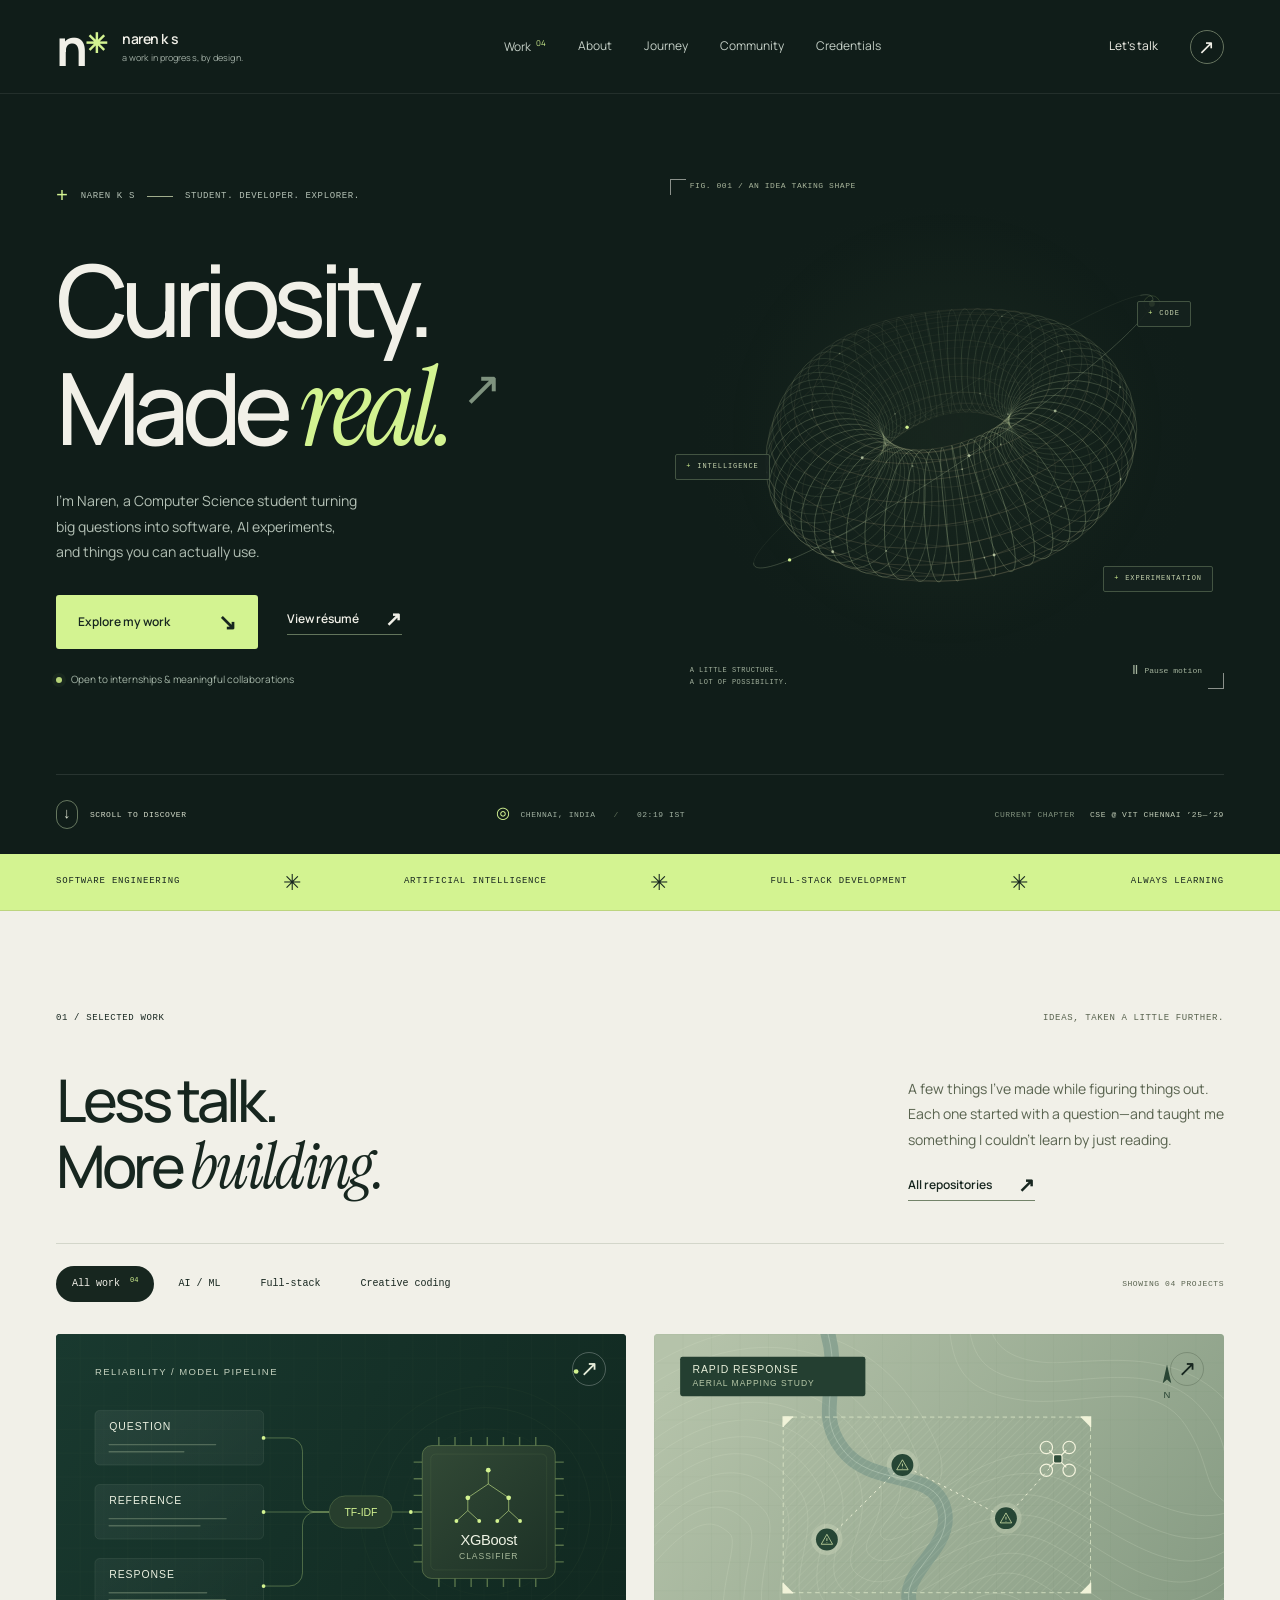
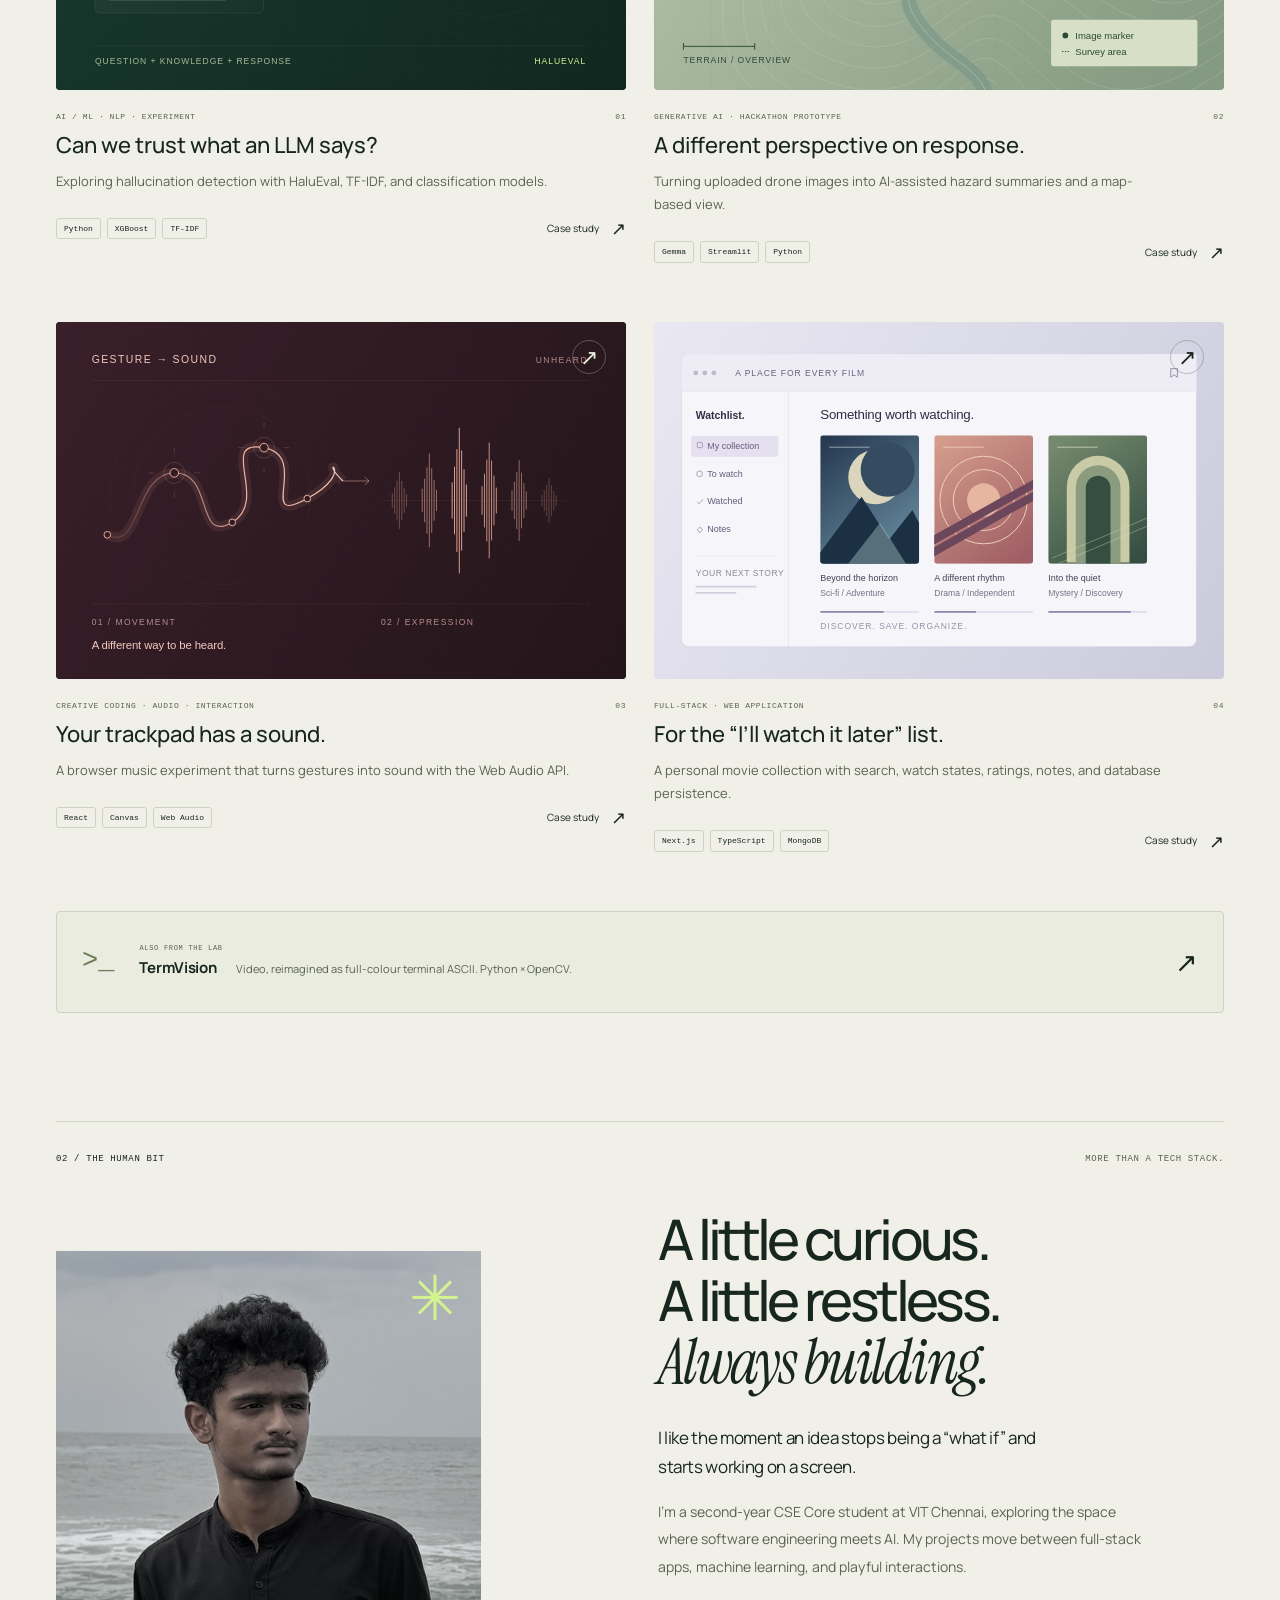
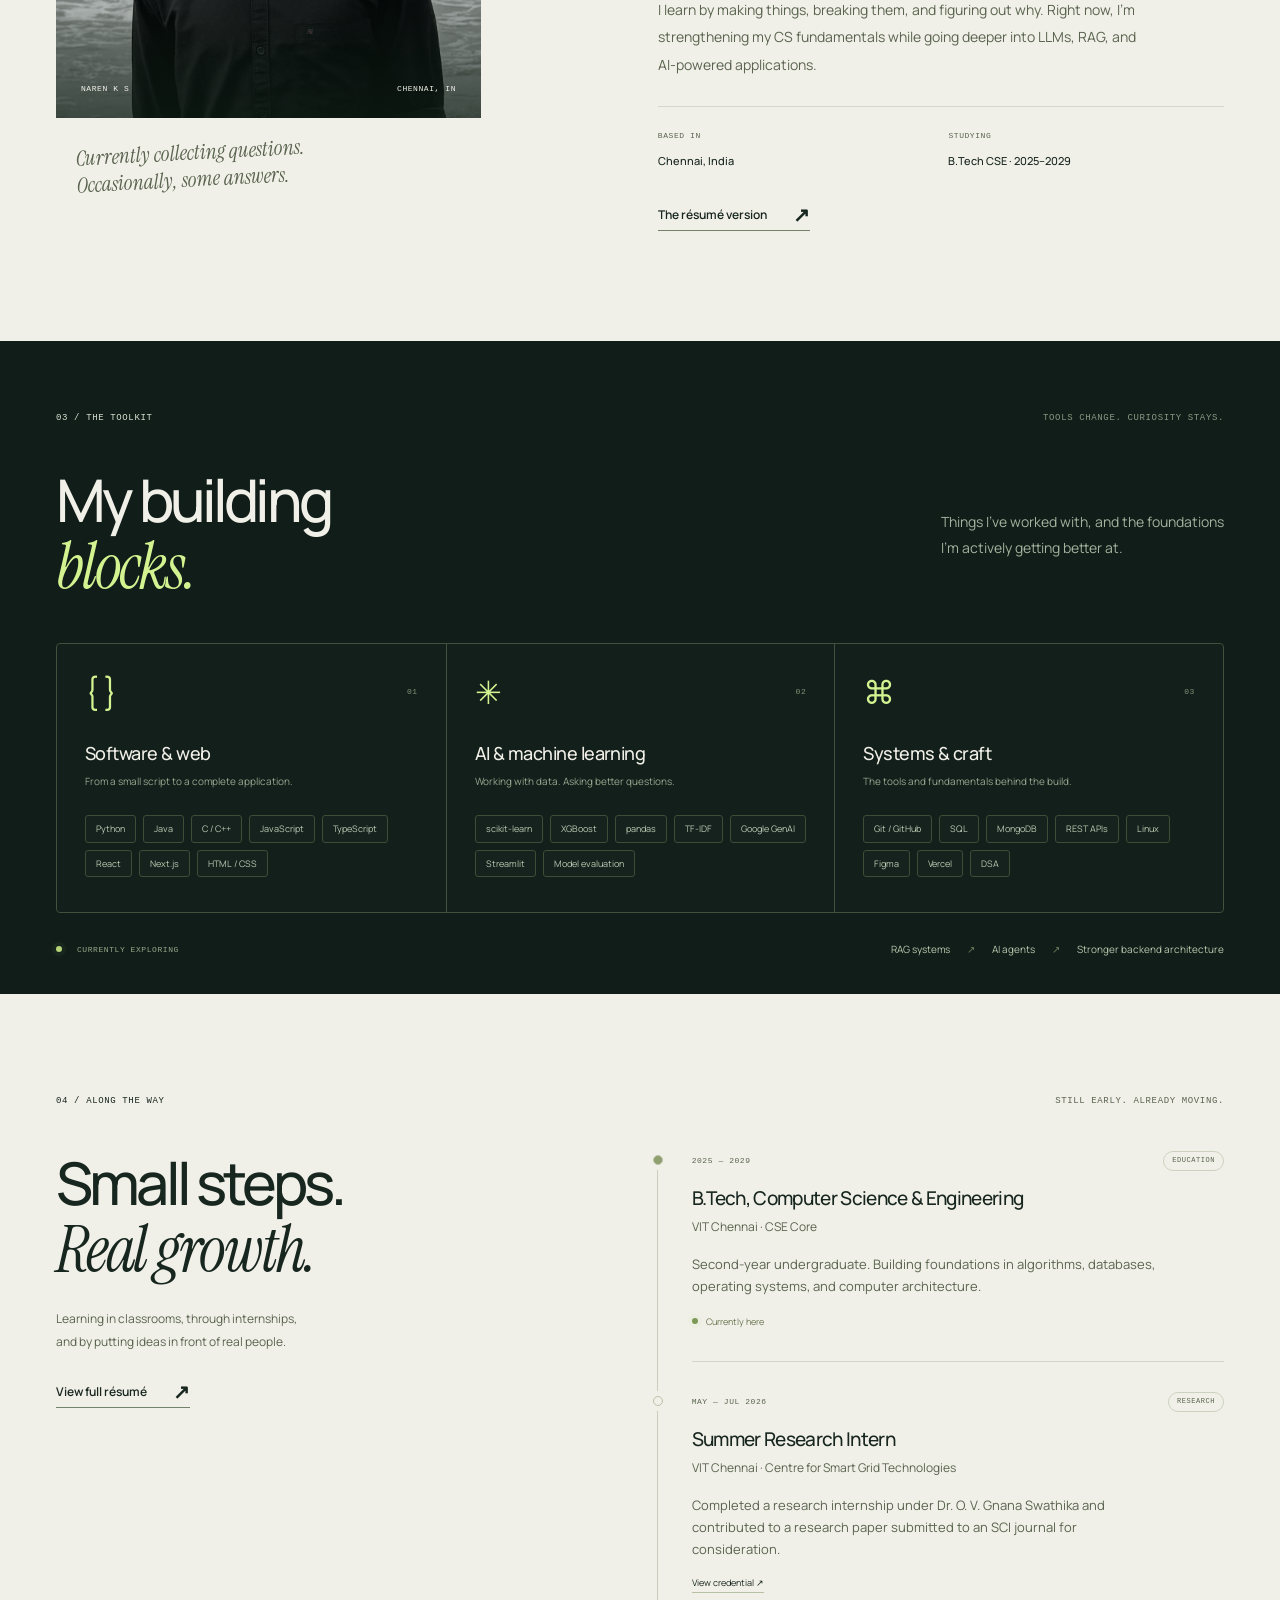
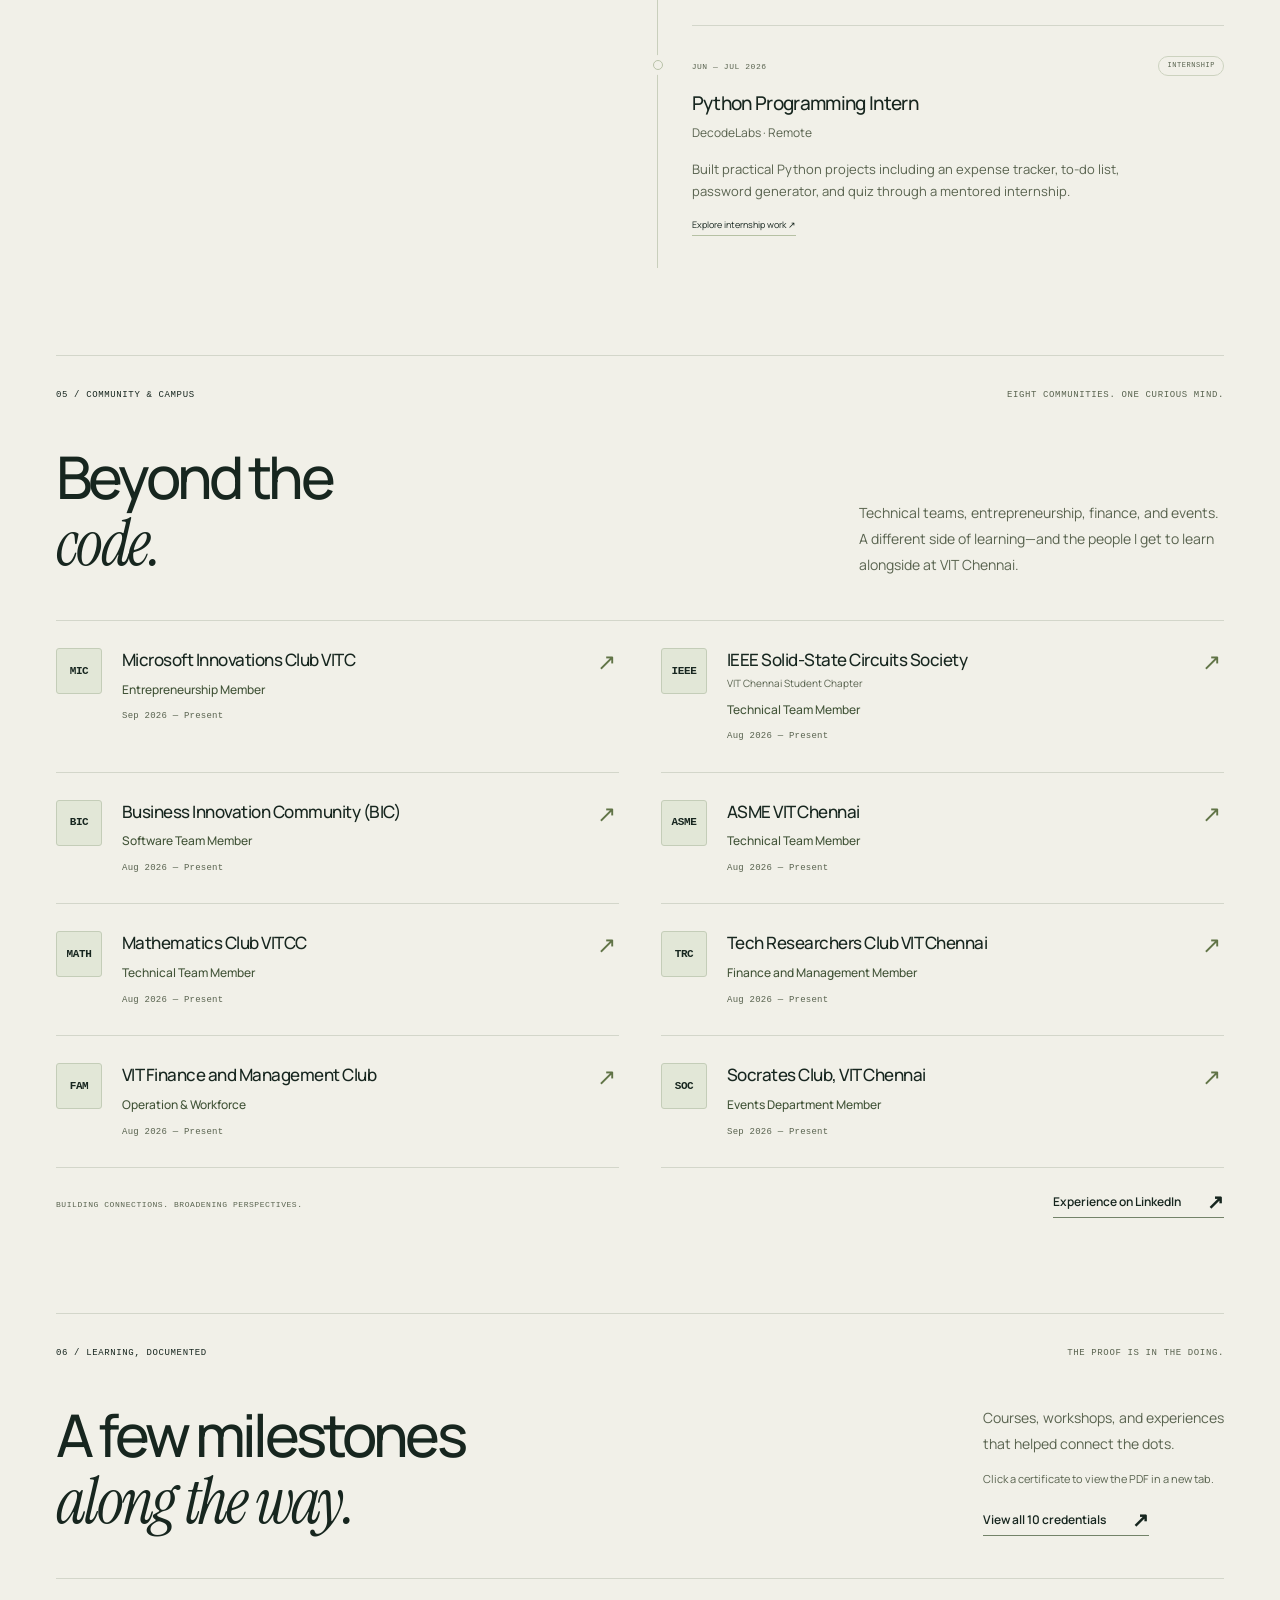
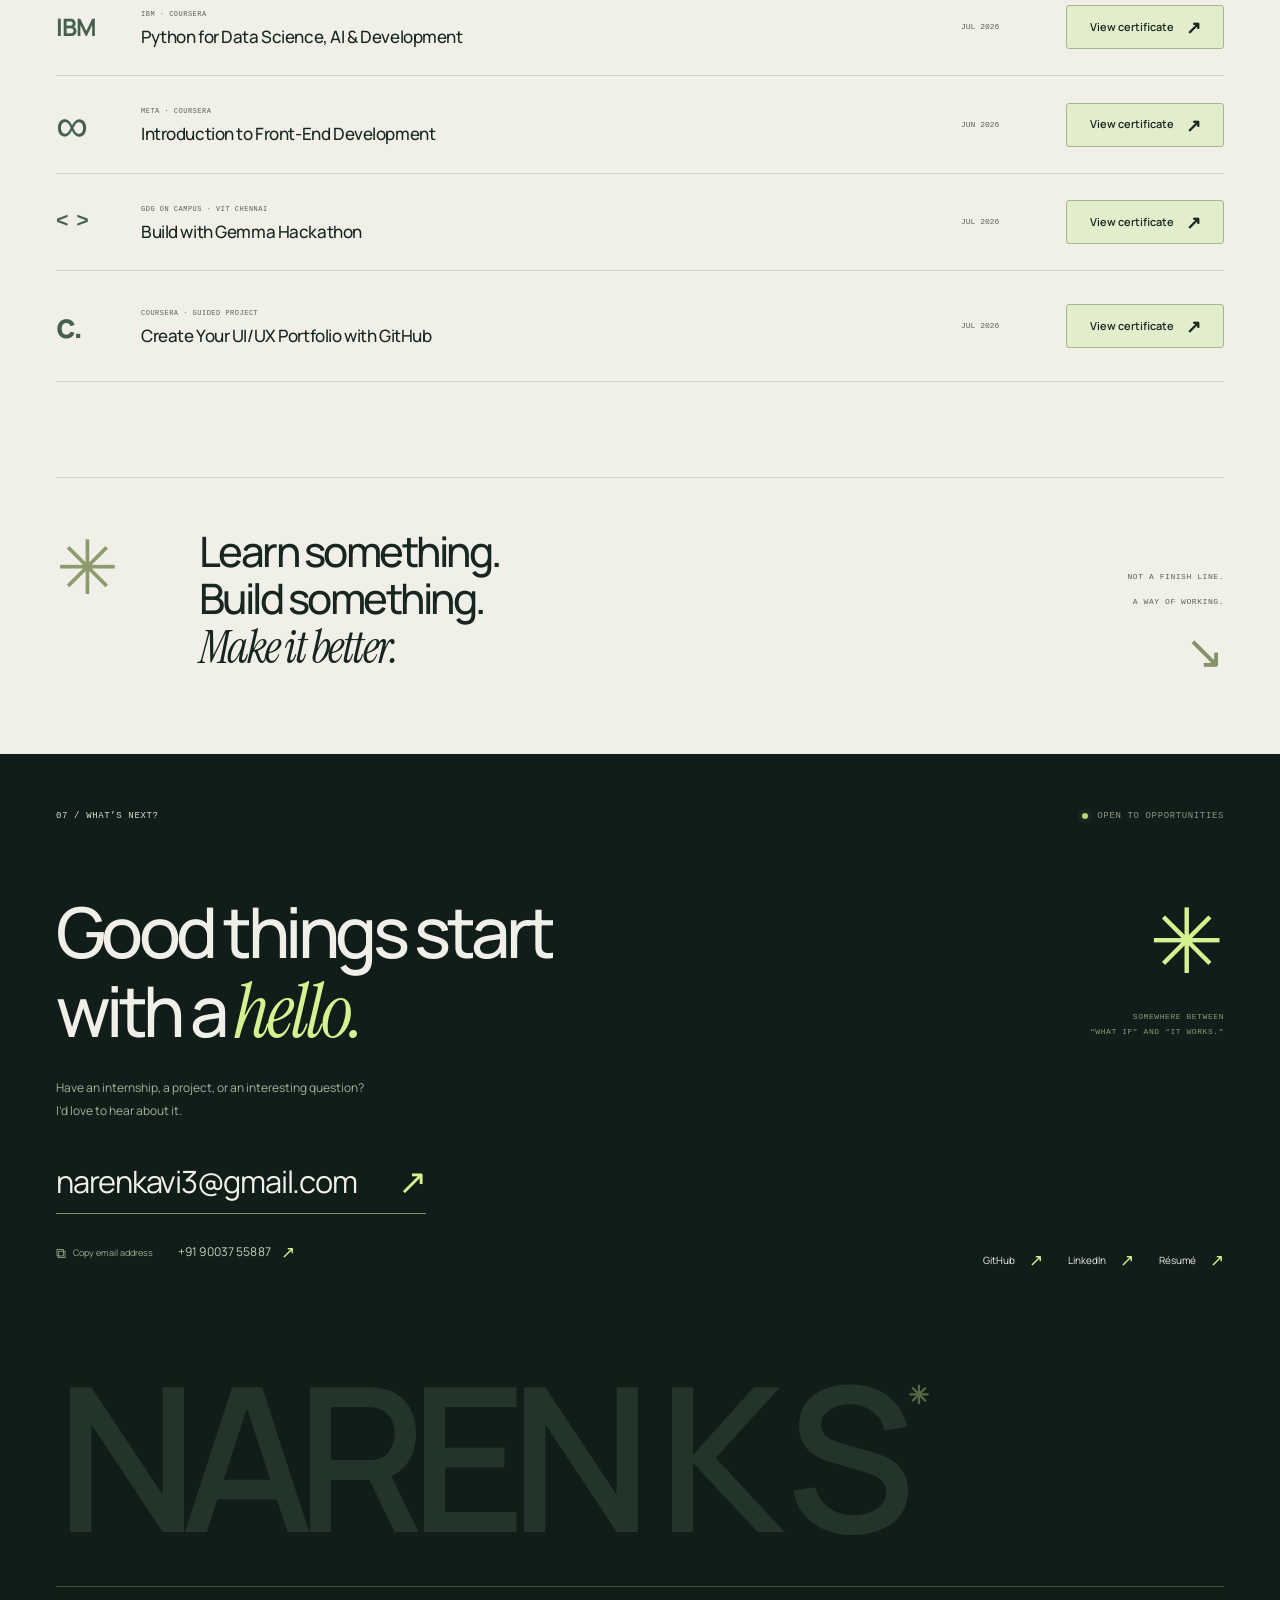
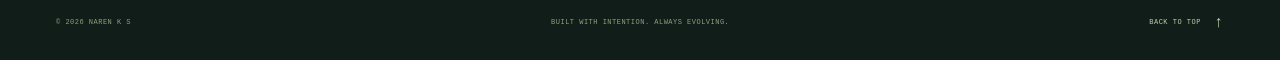
<file: index.html>
<!doctype html>
<html lang="en">
<head>
  <meta charset="utf-8">
  <meta name="viewport" content="width=device-width,initial-scale=1">
  <meta name="theme-color" content="#101d19">
  <title>Naren K S — Software, AI & a Curious Mind</title>
  <meta name="description" content="Naren K S — CSE student at VIT Chennai. Exploring software engineering, AI, and thoughtful digital experiences through hands-on projects.">
  <meta property="og:title" content="Naren K S — Curiosity. Made real.">
  <meta property="og:description" content="Software, AI, and the experiments in between. Explore the work of Naren K S, CSE at VIT Chennai.">
  <meta property="og:type" content="website">
  <meta property="og:url" content="https://naren214.github.io/">
  <link rel="canonical" href="https://naren214.github.io/">
  <meta name="twitter:card" content="summary_large_image">
  <meta property="og:image:type" content="image/jpeg">
  <meta property="og:image" content="https://naren214.github.io/assets/social.jpg">
  <meta name="color-scheme" content="dark light">
  <link rel="icon" href="assets/favicon.svg" type="image/svg+xml">
  <link rel="stylesheet" href="style.css">
  <script src="app.js" defer></script>
  <script src="orbit.js" defer></script>
  <script type="application/ld+json">{"@context":"https://schema.org","@type":"Person","name":"Naren K S","url":"https://naren214.github.io/","sameAs":["https://github.com/naren214","https://www.linkedin.com/in/naren-k-s-3bb09137a/"],"email":"mailto:narenkavi3@gmail.com","affiliation":{"@type":"CollegeOrUniversity","name":"VIT Chennai"},"knowsAbout":["Software development","Machine learning","Python","Full-stack development"]}</script>
</head>
<body>
  <a class="skip-link" href="#main">Skip to content</a>
  <header class="site-header" id="top">
    <a class="wordmark" href="#" aria-label="Naren K S, home">n<span class="mark-star">✳</span><span class="wordmark-name">naren k s<span class="wordmark-sub">a work in progress, by design.</span></span></a>
    <nav class="desktop-nav" aria-label="Main navigation"><a href="#work">Work <span>04</span></a><a href="#about">About</a><a href="#journey">Journey</a><a href="#community">Community</a><a href="#recognition">Credentials</a></nav>
    <a class="nav-contact" href="#contact">Let’s talk <span aria-hidden="true">↗</span></a>
    <button class="menu-toggle" aria-label="Open navigation" aria-expanded="false" aria-controls="mobile-nav"><span></span><span></span></button>
  </header>
  <nav class="mobile-nav" id="mobile-nav" aria-label="Mobile navigation" hidden><a href="#work">Selected work</a><a href="#about">About me</a><a href="#journey">My journey</a><a href="#community">Community &amp; campus</a><a href="#recognition">Credentials</a><a href="#contact">Get in touch ↗</a><a href="resume.html">View résumé ↗</a></nav>
  <main id="main">
    <section class="hero section-dark" aria-labelledby="hero-title">
      <div class="hero-grid wrap">
        <div class="hero-copy">
          <div class="eyebrow"><span class="tiny-cross">+</span> NAREN K S <span class="eyebrow-line"></span> STUDENT. DEVELOPER. EXPLORER.</div>
          <h1 id="hero-title">Curiosity.<br>Made <em>real.</em><span class="title-period" aria-hidden="true">↗</span></h1>
          <p class="hero-description">I’m Naren, a Computer Science student turning <br class="desktop-break">big questions into software, AI experiments,<br class="desktop-break">and things you can actually use.</p>
          <div class="hero-actions"><a class="button button-lime" href="#work">Explore my work <span aria-hidden="true">↘</span></a><a class="text-link light-link" href="resume.html">View résumé <span aria-hidden="true">↗</span></a></div>
          <div class="hero-availability"><span class="status-dot"></span> Open to internships & meaningful collaborations</div>
        </div>
        <div class="hero-art">
          <div class="art-corner art-corner-tl"></div><div class="art-corner art-corner-br"></div>
          <div class="art-label mono">FIG. 001 / AN IDEA TAKING SHAPE</div>
          <canvas id="orbit-canvas" aria-hidden="true"></canvas>
          <span class="orbit-tag orbit-tag-one">CODE</span><span class="orbit-tag orbit-tag-two">INTELLIGENCE</span><span class="orbit-tag orbit-tag-three">EXPERIMENTATION</span>
          <div class="art-bottom"><span class="mono">A LITTLE STRUCTURE.<br>A LOT OF POSSIBILITY.</span><button id="orbit-toggle" class="motion-toggle"><span class="pause-icon" aria-hidden="true">Ⅱ</span><span data-orbit-label>Pause motion</span></button></div>
        </div>
      </div>
      <div class="hero-foot wrap"><a href="#work" class="scroll-note"><span class="scroll-icon" aria-hidden="true">↓</span> SCROLL TO DISCOVER</a><div class="hero-location"><span class="location-icon" aria-hidden="true">◎</span> CHENNAI, INDIA <span class="hero-divider">/</span> <time id="local-time">IST</time></div><div class="hero-chapter">CURRENT CHAPTER <span>CSE @ VIT CHENNAI ’25—’29</span></div></div>
    </section>
    <div class="discipline-strip" aria-label="Areas of interest"><div class="wrap"><span>SOFTWARE ENGINEERING</span><i aria-hidden="true">✳</i><span>ARTIFICIAL INTELLIGENCE</span><i aria-hidden="true">✳</i><span>FULL-STACK DEVELOPMENT</span><i aria-hidden="true">✳</i><span>ALWAYS LEARNING</span></div></div>

    <section id="work" class="work-section section-cream" aria-labelledby="work-title">
      <div class="wrap">
        <div class="section-kicker"><span>01 / SELECTED WORK</span><span>IDEAS, TAKEN A LITTLE FURTHER.</span></div>
        <div class="section-heading work-heading"><h2 id="work-title">Less talk.<br>More <em>building.</em></h2><div class="section-intro"><p>A few things I’ve made while figuring things out.<br>Each one started with a question—and taught me<br class="desktop-break"> something I couldn’t learn by just reading.</p><a class="text-link" href="https://github.com/naren214?tab=repositories" target="_blank" rel="noopener noreferrer">All repositories <span aria-hidden="true">↗</span></a></div></div>
        <div class="work-toolbar"><div class="project-filters" role="group" aria-label="Filter projects"><button class="filter-button active" data-filter="all" aria-pressed="true">All work <sup>04</sup></button><button class="filter-button" data-filter="ai" aria-pressed="false">AI / ML</button><button class="filter-button" data-filter="web" aria-pressed="false">Full-stack</button><button class="filter-button" data-filter="creative" aria-pressed="false">Creative coding</button></div><span class="project-count mono" role="status" aria-live="polite">SHOWING 04 PROJECTS</span></div>
        <div class="project-grid">
          <article class="project-card" data-category="ai">
            <button class="project-image-button" data-project="reliability" aria-label="Read Hallucination Detection project case study"><div class="project-art reliability-art"><img src="assets/projects/reliability.svg" alt="Visual summary of question, reference knowledge and response passing through a TF-IDF and XGBoost pipeline" width="1200" height="750" loading="lazy"><span class="project-overline">APPLIED MACHINE LEARNING</span><span class="project-open" aria-hidden="true">↗</span><span class="art-caption">01 / QUESTION THE ANSWER.</span></div></button>
            <div class="project-meta"><span>AI / ML · NLP · EXPERIMENT</span><span>01</span></div><h3><button data-project="reliability">Can we trust what an LLM says?</button></h3><p>Exploring hallucination detection with HaluEval, TF-IDF, and classification models.</p><div class="project-bottom"><div class="tags"><span>Python</span><span>XGBoost</span><span>TF-IDF</span></div><button class="case-study-link" data-project="reliability">Case study <span aria-hidden="true">↗</span></button></div>
          </article>
          <article class="project-card" data-category="ai">
            <button class="project-image-button" data-project="drone" aria-label="Read Rapid Response Drone Mapper case study"><div class="project-art drone-art"><img src="assets/projects/drone.svg" alt="Visual summary of drone imagery, terrain contours and map markers" width="1200" height="750" loading="lazy"><span class="project-overline">RAPID RESPONSE DRONE MAPPER</span><span class="project-open" aria-hidden="true">↗</span><span class="art-caption">02 / FROM IMAGES TO INSIGHT.</span></div></button>
            <div class="project-meta"><span>GENERATIVE AI · HACKATHON PROTOTYPE</span><span>02</span></div><h3><button data-project="drone">A different perspective on response.</button></h3><p>Turning uploaded drone images into AI-assisted hazard summaries and a map-based view.</p><div class="project-bottom"><div class="tags"><span>Gemma</span><span>Streamlit</span><span>Python</span></div><button class="case-study-link" data-project="drone">Case study <span aria-hidden="true">↗</span></button></div>
          </article>
          <article class="project-card" data-category="creative">
            <button class="project-image-button" data-project="unheard" aria-label="Read UNHEARD project case study"><div class="project-art unheard-art"><img src="assets/projects/unheard.svg" alt="Visual summary of a flowing gesture becoming a musical waveform" width="1200" height="750" loading="lazy"><span class="project-overline">UNHEARD / A BROWSER INSTRUMENT</span><span class="project-open" aria-hidden="true">↗</span><span class="art-caption">03 / MAKE A MOVE. MAKE A SOUND.</span></div></button>
            <div class="project-meta"><span>CREATIVE CODING · AUDIO · INTERACTION</span><span>03</span></div><h3><button data-project="unheard">Your trackpad has a sound.</button></h3><p>A browser music experiment that turns gestures into sound with the Web Audio API.</p><div class="project-bottom"><div class="tags"><span>React</span><span>Canvas</span><span>Web Audio</span></div><button class="case-study-link" data-project="unheard">Case study <span aria-hidden="true">↗</span></button></div>
          </article>
          <article class="project-card" data-category="web">
            <button class="project-image-button" data-project="watchlist" aria-label="Read Movie Watchlist project case study"><div class="project-art watchlist-art"><img src="assets/projects/watchlist.svg" alt="Visual summary of a personal movie collection with abstract movie tiles" width="1200" height="750" loading="lazy"><span class="project-overline">MOVIE WATCHLIST</span><span class="project-open" aria-hidden="true">↗</span><span class="art-caption">04 / YOUR NEXT GREAT WATCH.</span></div></button>
            <div class="project-meta"><span>FULL-STACK · WEB APPLICATION</span><span>04</span></div><h3><button data-project="watchlist">For the “I’ll watch it later” list.</button></h3><p>A personal movie collection with search, watch states, ratings, notes, and database persistence.</p><div class="project-bottom"><div class="tags"><span>Next.js</span><span>TypeScript</span><span>MongoDB</span></div><button class="case-study-link" data-project="watchlist">Case study <span aria-hidden="true">↗</span></button></div>
          </article>
        </div>
        <a class="lab-note" href="https://github.com/naren214/TermVision" target="_blank" rel="noopener noreferrer"><span class="lab-icon" aria-hidden="true">&gt;_</span><span><small>ALSO FROM THE LAB</small><strong>TermVision</strong><span class="lab-description">Video, reimagined as full-colour terminal ASCII. Python × OpenCV.</span></span><span class="lab-arrow" aria-hidden="true">↗</span></a>
      </div>
    </section>

    <section id="about" class="about-section section-cream" aria-labelledby="about-title"><div class="wrap"><div class="section-kicker"><span>02 / THE HUMAN BIT</span><span>MORE THAN A TECH STACK.</span></div><div class="about-grid"><div class="portrait-column"><div class="portrait-frame"><img src="assets/naren.jpeg" alt="Naren K S" width="600" height="750" loading="lazy"><span class="portrait-corner" aria-hidden="true">✳</span><div class="portrait-caption mono"><span>NAREN K S</span><span>CHENNAI, IN</span></div></div><p class="portrait-note">Currently collecting questions.<br>Occasionally, some answers.</p></div><div class="about-copy"><h2 id="about-title">A little curious.<br>A little restless.<br><em>Always building.</em></h2><p class="about-lead">I like the moment an idea stops being a “what if” and starts working on a screen.</p><p>I’m a second-year CSE Core student at VIT Chennai, exploring the space where software engineering meets AI. My projects move between full-stack apps, machine learning, and playful interactions.</p><p>I learn by making things, breaking them, and figuring out why. Right now, I’m strengthening my CS fundamentals while going deeper into LLMs, RAG, and AI-powered applications.</p><div class="about-facts"><div><span class="mono">BASED IN</span><strong>Chennai, India</strong></div><div><span class="mono">STUDYING</span><strong>B.Tech CSE · 2025–2029</strong></div></div><a class="text-link" href="resume.html">The résumé version <span aria-hidden="true">↗</span></a></div></div></div></section>

    <section class="toolkit-section section-dark" aria-labelledby="toolkit-title"><div class="wrap"><div class="section-kicker"><span>03 / THE TOOLKIT</span><span>TOOLS CHANGE. CURIOSITY STAYS.</span></div><div class="section-heading"><h2 id="toolkit-title">My building<br><em>blocks.</em></h2><p class="section-intro">Things I’ve worked with, and the foundations<br class="desktop-break"> I’m actively getting better at.</p></div><div class="toolkit-grid"><div class="toolkit-card"><div class="toolkit-top"><span class="tool-icon" aria-hidden="true">{ }</span><span class="mono">01</span></div><h3>Software & web</h3><p>From a small script to a complete application.</p><div class="tool-tags"><span>Python</span><span>Java</span><span>C / C++</span><span>JavaScript</span><span>TypeScript</span><span>React</span><span>Next.js</span><span>HTML / CSS</span></div></div><div class="toolkit-card"><div class="toolkit-top"><span class="tool-icon" aria-hidden="true">✳</span><span class="mono">02</span></div><h3>AI & machine learning</h3><p>Working with data. Asking better questions.</p><div class="tool-tags"><span>scikit-learn</span><span>XGBoost</span><span>pandas</span><span>TF-IDF</span><span>Google GenAI</span><span>Streamlit</span><span>Model evaluation</span></div></div><div class="toolkit-card"><div class="toolkit-top"><span class="tool-icon" aria-hidden="true">⌘</span><span class="mono">03</span></div><h3>Systems & craft</h3><p>The tools and fundamentals behind the build.</p><div class="tool-tags"><span>Git / GitHub</span><span>SQL</span><span>MongoDB</span><span>REST APIs</span><span>Linux</span><span>Figma</span><span>Vercel</span><span>DSA</span></div></div></div><div class="learning-line"><span class="status-dot"></span><span class="mono">CURRENTLY EXPLORING</span><p>RAG systems <span>↗</span> AI agents <span>↗</span> Stronger backend architecture</p></div></div></section>

    <section id="journey" class="journey-section section-cream" aria-labelledby="journey-title"><div class="wrap"><div class="section-kicker"><span>04 / ALONG THE WAY</span><span>STILL EARLY. ALREADY MOVING.</span></div><div class="journey-grid"><div class="journey-intro"><h2 id="journey-title">Small steps.<br><em>Real growth.</em></h2><p>Learning in classrooms, through internships,<br class="desktop-break"> and by putting ideas in front of real people.</p><a class="text-link" href="resume.html">View full résumé <span aria-hidden="true">↗</span></a></div><div class="timeline"><article class="timeline-item"><div class="timeline-meta"><span>2025 — 2029</span><span class="timeline-type">EDUCATION</span></div><h3>B.Tech, Computer Science & Engineering</h3><p class="timeline-company">VIT Chennai · CSE Core</p><p>Second-year undergraduate. Building foundations in algorithms, databases, operating systems, and computer architecture.</p><span class="timeline-current"><span class="status-dot"></span> Currently here</span></article><article class="timeline-item"><div class="timeline-meta"><span>MAY — JUL 2026</span><span class="timeline-type">RESEARCH</span></div><h3>Summer Research Intern</h3><p class="timeline-company">VIT Chennai · Centre for Smart Grid Technologies</p><p>Completed a research internship under Dr. O. V. Gnana Swathika and contributed to a research paper submitted to an SCI journal for consideration.</p><a class="small-link" href="assets/certificates/summer-research-internship.pdf" target="_blank" rel="noopener noreferrer">View credential ↗</a></article><article class="timeline-item"><div class="timeline-meta"><span>JUN — JUL 2026</span><span class="timeline-type">INTERNSHIP</span></div><h3>Python Programming Intern</h3><p class="timeline-company">DecodeLabs · Remote</p><p>Built practical Python projects including an expense tracker, to-do list, password generator, and quiz through a mentored internship.</p><a class="small-link" href="https://github.com/naren214/Decodelabs_Projects" target="_blank" rel="noopener noreferrer">Explore internship work ↗</a></article></div></div></div></section>

    <section id="community" class="community-section section-cream" aria-labelledby="community-title">
      <div class="wrap">
        <div class="section-kicker"><span>05 / COMMUNITY &amp; CAMPUS</span><span>EIGHT COMMUNITIES. ONE CURIOUS MIND.</span></div>
        <div class="section-heading"><h2 id="community-title">Beyond the<br><em>code.</em></h2><p class="section-intro">Technical teams, entrepreneurship, finance, and events. A different side of learning—and the people I get to learn alongside at VIT Chennai.</p></div>
        <div class="community-list">
          <a class="community-card" href="https://www.linkedin.com/company/71822279/" target="_blank" rel="noopener noreferrer">
            <span class="community-mark" aria-hidden="true">MIC</span>
            <div class="community-body"><h3>Microsoft Innovations Club VITC</h3><p class="community-role">Entrepreneurship Member</p><p class="community-date"><time datetime="2026-09">Sep 2026</time> — Present</p></div>
            <span class="community-arrow" aria-hidden="true">↗</span>
          </a>
          <a class="community-card" href="https://www.linkedin.com/company/108566645/" target="_blank" rel="noopener noreferrer">
            <span class="community-mark" aria-hidden="true">IEEE</span>
            <div class="community-body"><h3>IEEE Solid-State Circuits Society</h3><p class="community-chapter">VIT Chennai Student Chapter</p><p class="community-role">Technical Team Member</p><p class="community-date"><time datetime="2026-08">Aug 2026</time> — Present</p></div>
            <span class="community-arrow" aria-hidden="true">↗</span>
          </a>
          <a class="community-card" href="https://www.linkedin.com/company/68776856/" target="_blank" rel="noopener noreferrer">
            <span class="community-mark" aria-hidden="true">BIC</span>
            <div class="community-body"><h3>Business Innovation Community (BIC)</h3><p class="community-role">Software Team Member</p><p class="community-date"><time datetime="2026-08">Aug 2026</time> — Present</p></div>
            <span class="community-arrow" aria-hidden="true">↗</span>
          </a>
          <a class="community-card" href="https://www.linkedin.com/company/106436903/" target="_blank" rel="noopener noreferrer">
            <span class="community-mark" aria-hidden="true">ASME</span>
            <div class="community-body"><h3>ASME VIT Chennai</h3><p class="community-role">Technical Team Member</p><p class="community-date"><time datetime="2026-08">Aug 2026</time> — Present</p></div>
            <span class="community-arrow" aria-hidden="true">↗</span>
          </a>
          <a class="community-card" href="https://www.linkedin.com/company/89694481/" target="_blank" rel="noopener noreferrer">
            <span class="community-mark" aria-hidden="true">MATH</span>
            <div class="community-body"><h3>Mathematics Club VITCC</h3><p class="community-role">Technical Team Member</p><p class="community-date"><time datetime="2026-08">Aug 2026</time> — Present</p></div>
            <span class="community-arrow" aria-hidden="true">↗</span>
          </a>
          <a class="community-card" href="https://www.linkedin.com/company/82130592/" target="_blank" rel="noopener noreferrer">
            <span class="community-mark" aria-hidden="true">TRC</span>
            <div class="community-body"><h3>Tech Researchers Club VIT Chennai</h3><p class="community-role">Finance and Management Member</p><p class="community-date"><time datetime="2026-08">Aug 2026</time> — Present</p></div>
            <span class="community-arrow" aria-hidden="true">↗</span>
          </a>
          <a class="community-card" href="https://www.linkedin.com/company/71832417/" target="_blank" rel="noopener noreferrer">
            <span class="community-mark" aria-hidden="true">FAM</span>
            <div class="community-body"><h3>VIT Finance and Management Club</h3><p class="community-role">Operation &amp; Workforce</p><p class="community-date"><time datetime="2026-08">Aug 2026</time> — Present</p></div>
            <span class="community-arrow" aria-hidden="true">↗</span>
          </a>
          <a class="community-card" href="https://www.linkedin.com/company/96130766/" target="_blank" rel="noopener noreferrer">
            <span class="community-mark" aria-hidden="true">SOC</span>
            <div class="community-body"><h3>Socrates Club, VIT Chennai</h3><p class="community-role">Events Department Member</p><p class="community-date"><time datetime="2026-09">Sep 2026</time> — Present</p></div>
            <span class="community-arrow" aria-hidden="true">↗</span>
          </a>
        </div>
        <div class="community-foot"><span class="mono">BUILDING CONNECTIONS. BROADENING PERSPECTIVES.</span><a class="text-link" href="https://www.linkedin.com/in/naren-k-s-3bb09137a/details/experience/" target="_blank" rel="noopener noreferrer">Experience on LinkedIn <span aria-hidden="true">↗</span></a></div>
      </div>
    </section>

    <section id="recognition" class="credentials-section section-cream" aria-labelledby="credentials-title"><div class="wrap"><div class="section-kicker"><span>06 / LEARNING, DOCUMENTED</span><span>THE PROOF IS IN THE DOING.</span></div><div class="section-heading"><h2 id="credentials-title">A few milestones<br><em>along the way.</em></h2><div class="section-intro"><p>Courses, workshops, and experiences<br>that helped connect the dots.</p><p class="certificate-hint">Click a certificate to view the PDF in a new tab.</p><button class="text-link" id="all-credentials">View all 10 credentials <span aria-hidden="true">↗</span></button></div></div><div class="credential-list"><a class="credential-row" aria-label="View Python for Data Science, AI &amp; Development certificate PDF (opens in a new tab)" href="assets/certificates/python-for-data-science-ai-development.pdf" target="_blank" rel="noopener noreferrer"><span class="credential-brand">IBM</span><div class="credential-info"><span class="mono">IBM · COURSERA</span><h3>Python for Data Science, AI & Development</h3></div><span class="credential-date">JUL 2026</span><span class="credential-action">View certificate <span aria-hidden="true">↗</span></span></a><a class="credential-row" aria-label="View Introduction to Front-End Development certificate PDF (opens in a new tab)" href="assets/certificates/introduction-to-front-end-development.pdf" target="_blank" rel="noopener noreferrer"><span class="credential-brand meta-brand">∞</span><div class="credential-info"><span class="mono">META · COURSERA</span><h3>Introduction to Front-End Development</h3></div><span class="credential-date">JUN 2026</span><span class="credential-action">View certificate <span aria-hidden="true">↗</span></span></a><a class="credential-row" aria-label="View Build with Gemma Hackathon certificate PDF (opens in a new tab)" href="assets/certificates/build-with-gemma-hackathon.pdf" target="_blank" rel="noopener noreferrer"><span class="credential-brand gdg-brand">&lt; &gt;</span><div class="credential-info"><span class="mono">GDG ON CAMPUS · VIT CHENNAI</span><h3>Build with Gemma Hackathon</h3></div><span class="credential-date">JUL 2026</span><span class="credential-action">View certificate <span aria-hidden="true">↗</span></span></a><a class="credential-row" aria-label="View Create Your UI/UX Portfolio with GitHub certificate PDF (opens in a new tab)" href="assets/certificates/create-your-uiux-portfolio-with-github.pdf" target="_blank" rel="noopener noreferrer"><span class="credential-brand course-brand">c.</span><div class="credential-info"><span class="mono">COURSERA · GUIDED PROJECT</span><h3>Create Your UI/UX Portfolio with GitHub</h3></div><span class="credential-date">JUL 2026</span><span class="credential-action">View certificate <span aria-hidden="true">↗</span></span></a></div></div></section>

    <section class="approach-section section-cream" aria-label="My approach"><div class="wrap"><span class="approach-star" aria-hidden="true">✳</span><p>Learn something.<br>Build something.<br><em>Make it better.</em></p><div class="approach-note"><span class="mono">NOT A FINISH LINE.<br>A WAY OF WORKING.</span><span class="approach-arrow" aria-hidden="true">↘</span></div></div></section>

    <section id="contact" class="contact-section section-dark" aria-labelledby="contact-title"><div class="wrap"><div class="section-kicker"><span>07 / WHAT’S NEXT?</span><span><span class="status-dot"></span> OPEN TO OPPORTUNITIES</span></div><div class="contact-grid"><div><h2 id="contact-title">Good things start<br>with a <em>hello.</em></h2><p>Have an internship, a project, or an interesting question?<br>I’d love to hear about it.</p><a class="contact-email" href="mailto:narenkavi3@gmail.com">narenkavi3@gmail.com <span aria-hidden="true">↗</span></a><div class="contact-actions"><button class="copy-email" data-copy-email><span aria-hidden="true">⧉</span> Copy email address</button><a class="contact-phone" href="tel:+919003755887" aria-label="Call Naren K S at +91 90037 55887">+91 90037 55887 <span aria-hidden="true">↗</span></a></div></div><div class="contact-side"><span class="contact-spark" aria-hidden="true">✳</span><p class="mono">SOMEWHERE BETWEEN<br>“WHAT IF” AND “IT WORKS.”</p><div class="social-links"><a href="https://github.com/naren214" target="_blank" rel="noopener noreferrer">GitHub <span aria-hidden="true">↗</span></a><a href="https://www.linkedin.com/in/naren-k-s-3bb09137a/" target="_blank" rel="noopener noreferrer">LinkedIn <span aria-hidden="true">↗</span></a><a href="resume.html">Résumé <span aria-hidden="true">↗</span></a></div></div></div><div class="footer-name" aria-hidden="true">NAREN K S<span>✳</span></div><footer class="footer"><span>© <span id="year">2026</span> NAREN K S</span><span>BUILT WITH INTENTION. ALWAYS EVOLVING.</span><a href="#top">BACK TO TOP <span aria-hidden="true">↑</span></a></footer></div></section>
  </main>
  <dialog id="project-dialog" class="project-dialog" aria-labelledby="dialog-title"><button class="dialog-close" aria-label="Close project case study">✕</button><div id="project-dialog-content"></div></dialog>
  <dialog id="credentials-dialog" class="credentials-dialog" aria-labelledby="credentials-dialog-title"><button class="dialog-close" aria-label="Close credentials">✕</button><div class="dialog-inner"><span class="mono">CONTINUOUS LEARNING / 2026</span><h2 id="credentials-dialog-title">The credential archive.</h2><p>Original certificates from courses, internships, and workshops.</p><div id="credential-archive"></div></div></dialog>
  <div class="toast" role="status" aria-live="polite" hidden></div>
  <noscript><div class="noscript-note">Project details and filters need JavaScript. You can still explore the page, open certificates, and find all project code on <a href="https://github.com/naren214">GitHub</a>.</div></noscript>
</body>
</html>
</file>
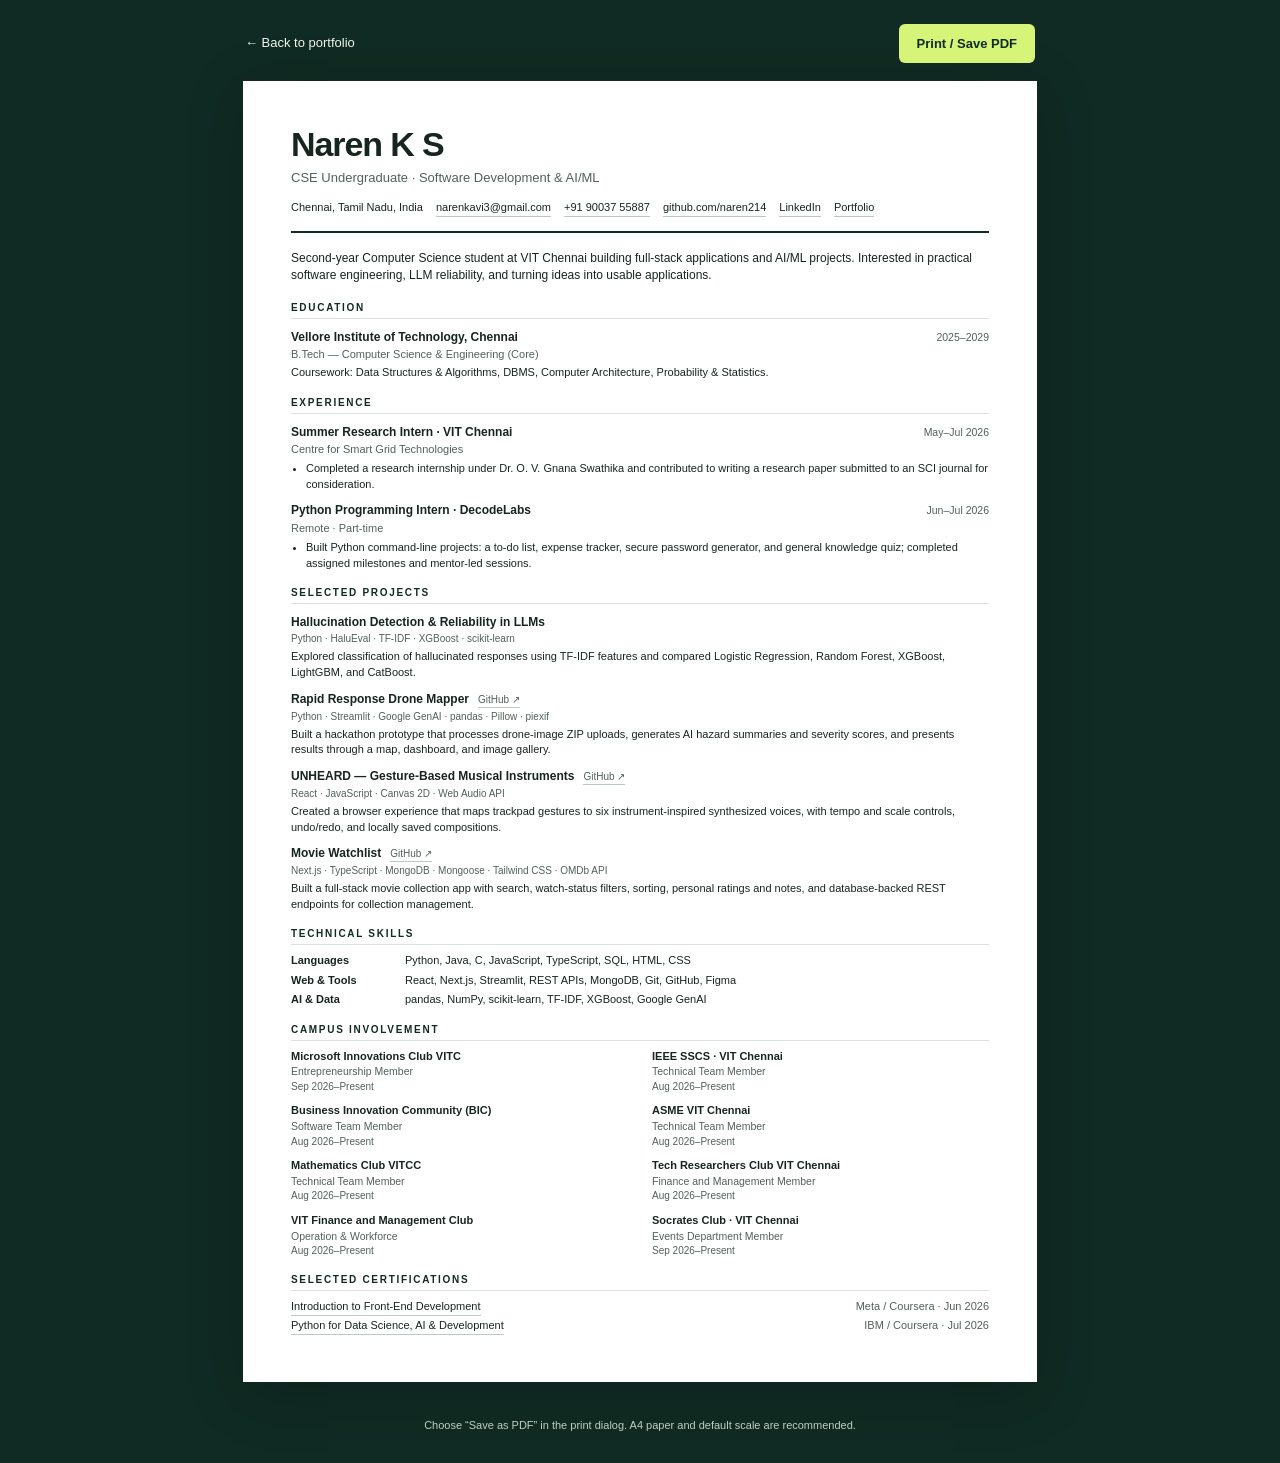
<file: resume.html>
<!doctype html>
<html lang="en">
<head>
  <meta charset="utf-8">
  <meta name="viewport" content="width=device-width, initial-scale=1">
  <meta name="description" content="Résumé of Naren K S, a CSE undergraduate at VIT Chennai building software and AI applications.">
  <meta name="color-scheme" content="light">
  <title>Naren K S — Résumé</title>
  <style>
    :root { --forest:#102b23; --lime:#d6f477; --ink:#17251f; --muted:#526159; --line:#d9e1da; }
    * { box-sizing:border-box; }
    body { margin:0; color:var(--ink); background:#102b23; font-family:Arial, Helvetica, sans-serif; font-size:13px; line-height:1.4; }
    a { color:inherit; text-decoration:none; }
    a:hover { text-decoration:underline; text-underline-offset:3px; }
    a:focus-visible,button:focus-visible { outline:3px solid #87b63e; outline-offset:4px; }
    .toolbar { max-width:794px; margin:24px auto 18px; padding:0 2px; display:flex; justify-content:space-between; align-items:center; gap:16px; color:#f1f6ee; }
    .toolbar a { font-size:13px; }
    .toolbar button { border:0; border-radius:6px; background:var(--lime); color:var(--forest); padding:12px 18px; font:600 13px Arial, sans-serif; cursor:pointer; }
    .sheet { width:min(794px, calc(100% - 32px)); min-height:1123px; margin:0 auto 36px; padding:45px 48px; background:#fff; box-shadow:0 12px 55px #0003; }
    .masthead { border-bottom:2px solid var(--forest); padding-bottom:14px; margin-bottom:17px; }
    h1 { font-size:34px; letter-spacing:-1.1px; line-height:1.1; margin:0 0 6px; }
    .role { margin:0 0 10px; color:var(--muted); font-size:13px; }
    .contact { display:flex; flex-wrap:wrap; gap:3px 13px; font-size:11px; line-height:1.65; }
    .contact a { border-bottom:1px solid #bac9be; }
    .summary { margin:0 0 16px; font-size:12px; line-height:1.45; }
    section { margin-top:15px; }
    h2 { margin:0 0 8px; padding-bottom:4px; border-bottom:1px solid var(--line); font-size:10px; line-height:1.3; letter-spacing:1.7px; text-transform:uppercase; color:var(--forest); }
    article { margin-top:10px; break-inside:avoid; }
    .row { display:flex; justify-content:space-between; align-items:baseline; gap:14px; }
    h3 { margin:0; font-size:12px; line-height:1.35; }
    time,.date { flex-shrink:0; color:var(--muted); font-size:10.5px; white-space:nowrap; }
    .sub { margin:2px 0 0; color:var(--muted); font-size:11px; }
    p { margin:4px 0 0; }
    ul { margin:4px 0 0; padding-left:15px; }
    li { margin:2px 0; font-size:11px; line-height:1.42; }
    .project-title { display:flex; flex-wrap:wrap; align-items:baseline; gap:0 9px; }
    .project-title a { color:var(--muted); font-size:10px; border-bottom:1px solid #bbcabe; }
    .tech { margin-top:2px; font-size:10px; color:var(--muted); }
    .project-copy { font-size:11px; line-height:1.42; margin-top:3px; }
    .skills { display:grid; grid-template-columns:106px 1fr; gap:4px 8px; margin:0; font-size:11px; line-height:1.4; }
    .skills dt { font-weight:700; }
    .skills dd { margin:0; }
    .campus-grid { display:grid; grid-template-columns:1fr 1fr; gap:9px 24px; list-style:none; padding:0; margin:0; }
    .campus-grid li { margin:0; break-inside:avoid; }
    .campus-grid strong { display:block; font-size:11px; line-height:1.35; }
    .campus-grid .campus-role { display:block; color:var(--muted); font-size:10.5px; line-height:1.4; margin-top:1px; }
    .campus-grid .campus-date { display:block; color:var(--muted); font-size:10px; margin-top:1px; }
    .credentials { list-style:none; padding:0; margin:0; }
    .credentials li { display:flex; justify-content:space-between; gap:12px; }
    .credentials a { border-bottom:1px solid #bbcabe; }
    .credentials span { color:var(--muted); white-space:nowrap; }
    .print-note { max-width:794px; margin:0 auto 30px; color:#bfcec3; text-align:center; font-size:11px; padding:0 16px; }
    @media (max-width:620px) {
      .toolbar { margin:16px; padding:0; }
      .sheet { min-height:0; width:calc(100% - 24px); padding:30px 24px; }
      h1 { font-size:30px; }
      .row { flex-wrap:wrap; gap:2px 12px; }
      .skills { grid-template-columns:1fr; gap:2px; }
      .skills dd { margin-bottom:5px; }
      .credentials li { flex-wrap:wrap; gap:1px; margin-bottom:7px; }
      .credentials span { width:100%; }
      .campus-grid { grid-template-columns:1fr; gap:10px; }
    }
    @page { size:A4; margin:12mm 13mm; }
    @media print {
      body { background:#fff; color:#111; font-size:10pt; print-color-adjust:exact; -webkit-print-color-adjust:exact; }
      .toolbar,.print-note { display:none!important; }
      .sheet { width:auto; min-height:0; padding:0; margin:0; box-shadow:none; }
      .masthead { margin-bottom:12px; padding-bottom:11px; }
      h1 { font-size:25pt; }
      .role { font-size:9pt; }
      .summary { margin-bottom:12px; font-size:9pt; }
      section { margin-top:12px; }
      article { margin-top:8px; }
      h2 { font-size:7.5pt; margin-bottom:6px; }
      h3 { font-size:9pt; }
      li,.project-copy,.skills { font-size:8.2pt; }
      .contact,.sub,.date,time { font-size:8pt; }
      .tech,.project-title a { font-size:7.4pt; }
      .skills { grid-template-columns:100px 1fr; gap:3px 8px; }
      .credentials li { display:flex; flex-wrap:nowrap; margin-bottom:0; }
      .credentials span { width:auto; }
      .row { flex-wrap:nowrap; }
      .campus-grid { grid-template-columns:1fr 1fr; gap:7px 20px; }
      .campus-grid strong,.campus-grid .campus-role,.campus-grid .campus-date { font-size:8.2pt; }
      a { color:inherit; }
    }
  </style>
</head>
<body>
  <nav class="toolbar" aria-label="Résumé controls">
    <a href="./">← Back to portfolio</a>
    <button type="button" onclick="window.print()">Print / Save PDF</button>
  </nav>
  <main class="sheet">
    <header class="masthead">
      <h1>Naren K S</h1>
      <p class="role">CSE Undergraduate · Software Development &amp; AI/ML</p>
      <div class="contact">
        <span>Chennai, Tamil Nadu, India</span>
        <a href="mailto:narenkavi3@gmail.com">narenkavi3@gmail.com</a>
        <a href="tel:+919003755887">+91 90037 55887</a>
        <a href="https://github.com/naren214" target="_blank" rel="noopener noreferrer">github.com/naren214</a>
        <a href="https://www.linkedin.com/in/naren-k-s-3bb09137a/" target="_blank" rel="noopener noreferrer">LinkedIn</a>
        <a href="./" target="_blank" rel="noopener noreferrer">Portfolio</a>
      </div>
    </header>

    <p class="summary">Second-year Computer Science student at VIT Chennai building full-stack applications and AI/ML projects. Interested in practical software engineering, LLM reliability, and turning ideas into usable applications.</p>

    <section aria-labelledby="education-title">
      <h2 id="education-title">Education</h2>
      <article>
        <div class="row"><h3>Vellore Institute of Technology, Chennai</h3><span class="date">2025–2029</span></div>
        <p class="sub">B.Tech — Computer Science &amp; Engineering (Core)</p>
        <p class="project-copy">Coursework: Data Structures &amp; Algorithms, DBMS, Computer Architecture, Probability &amp; Statistics.</p>
      </article>
    </section>

    <section aria-labelledby="experience-title">
      <h2 id="experience-title">Experience</h2>
      <article>
        <div class="row"><h3>Summer Research Intern · VIT Chennai</h3><span class="date">May–Jul 2026</span></div>
        <p class="sub">Centre for Smart Grid Technologies</p>
        <ul><li>Completed a research internship under Dr. O. V. Gnana Swathika and contributed to writing a research paper submitted to an SCI journal for consideration.</li></ul>
      </article>
      <article>
        <div class="row"><h3>Python Programming Intern · DecodeLabs</h3><span class="date">Jun–Jul 2026</span></div>
        <p class="sub">Remote · Part-time</p>
        <ul><li>Built Python command-line projects: a to-do list, expense tracker, secure password generator, and general knowledge quiz; completed assigned milestones and mentor-led sessions.</li></ul>
      </article>
    </section>

    <section aria-labelledby="projects-title">
      <h2 id="projects-title">Selected Projects</h2>
      <article>
        <div class="project-title"><h3>Hallucination Detection &amp; Reliability in LLMs</h3></div>
        <p class="tech">Python · HaluEval · TF-IDF · XGBoost · scikit-learn</p>
        <p class="project-copy">Explored classification of hallucinated responses using TF-IDF features and compared Logistic Regression, Random Forest, XGBoost, LightGBM, and CatBoost.</p>
      </article>
      <article>
        <div class="project-title"><h3>Rapid Response Drone Mapper</h3><a href="https://github.com/naren214/rapid-response-dronemapper" target="_blank" rel="noopener noreferrer">GitHub ↗</a></div>
        <p class="tech">Python · Streamlit · Google GenAI · pandas · Pillow · piexif</p>
        <p class="project-copy">Built a hackathon prototype that processes drone-image ZIP uploads, generates AI hazard summaries and severity scores, and presents results through a map, dashboard, and image gallery.</p>
      </article>
      <article>
        <div class="project-title"><h3>UNHEARD — Gesture-Based Musical Instruments</h3><a href="https://github.com/naren214/BuildHours" target="_blank" rel="noopener noreferrer">GitHub ↗</a></div>
        <p class="tech">React · JavaScript · Canvas 2D · Web Audio API</p>
        <p class="project-copy">Created a browser experience that maps trackpad gestures to six instrument-inspired synthesized voices, with tempo and scale controls, undo/redo, and locally saved compositions.</p>
      </article>
      <article>
        <div class="project-title"><h3>Movie Watchlist</h3><a href="https://github.com/naren214/Movie_Watchlist" target="_blank" rel="noopener noreferrer">GitHub ↗</a></div>
        <p class="tech">Next.js · TypeScript · MongoDB · Mongoose · Tailwind CSS · OMDb API</p>
        <p class="project-copy">Built a full-stack movie collection app with search, watch-status filters, sorting, personal ratings and notes, and database-backed REST endpoints for collection management.</p>
      </article>
    </section>

    <section aria-labelledby="skills-title">
      <h2 id="skills-title">Technical Skills</h2>
      <dl class="skills">
        <dt>Languages</dt><dd>Python, Java, C, JavaScript, TypeScript, SQL, HTML, CSS</dd>
        <dt>Web &amp; Tools</dt><dd>React, Next.js, Streamlit, REST APIs, MongoDB, Git, GitHub, Figma</dd>
        <dt>AI &amp; Data</dt><dd>pandas, NumPy, scikit-learn, TF-IDF, XGBoost, Google GenAI</dd>
      </dl>
    </section>

    <section aria-labelledby="campus-title">
      <h2 id="campus-title">Campus Involvement</h2>
      <ul class="campus-grid">
        <li><strong>Microsoft Innovations Club VITC</strong><span class="campus-role">Entrepreneurship Member</span><span class="campus-date">Sep 2026–Present</span></li>
        <li><strong>IEEE SSCS · VIT Chennai</strong><span class="campus-role">Technical Team Member</span><span class="campus-date">Aug 2026–Present</span></li>
        <li><strong>Business Innovation Community (BIC)</strong><span class="campus-role">Software Team Member</span><span class="campus-date">Aug 2026–Present</span></li>
        <li><strong>ASME VIT Chennai</strong><span class="campus-role">Technical Team Member</span><span class="campus-date">Aug 2026–Present</span></li>
        <li><strong>Mathematics Club VITCC</strong><span class="campus-role">Technical Team Member</span><span class="campus-date">Aug 2026–Present</span></li>
        <li><strong>Tech Researchers Club VIT Chennai</strong><span class="campus-role">Finance and Management Member</span><span class="campus-date">Aug 2026–Present</span></li>
        <li><strong>VIT Finance and Management Club</strong><span class="campus-role">Operation &amp; Workforce</span><span class="campus-date">Aug 2026–Present</span></li>
        <li><strong>Socrates Club · VIT Chennai</strong><span class="campus-role">Events Department Member</span><span class="campus-date">Sep 2026–Present</span></li>
      </ul>
    </section>

    <section aria-labelledby="credentials-title">
      <h2 id="credentials-title">Selected Certifications</h2>
      <ul class="credentials">
        <li><a href="assets/certificates/introduction-to-front-end-development.pdf" target="_blank" rel="noopener noreferrer">Introduction to Front-End Development</a><span>Meta / Coursera · Jun 2026</span></li>
        <li><a href="assets/certificates/python-for-data-science-ai-development.pdf" target="_blank" rel="noopener noreferrer">Python for Data Science, AI &amp; Development</a><span>IBM / Coursera · Jul 2026</span></li>
      </ul>
    </section>
  </main>
  <p class="print-note">Choose “Save as PDF” in the print dialog. A4 paper and default scale are recommended.</p>
</body>
</html>
</file>
<file: style.css>
@font-face{font-family:Manrope;src:url('assets/fonts/manrope.woff2') format('woff2');font-style:normal;font-weight:200 800;font-display:swap}
@font-face{font-family:Instrument;src:url('assets/fonts/instrument-serif-italic.woff2') format('woff2');font-style:italic;font-weight:400;font-display:swap}
:root{--ink:#17261f;--dark:#101d19;--cream:#f1f0e8;--lime:#d3f391;--muted:#667168;--line:#d3d6ca;--white:#f1f0e8;--font:Manrope,Arial,sans-serif;--serif:Instrument,Georgia,serif;--mono:'Courier New',monospace}
*{box-sizing:border-box}html{scroll-behavior:smooth;scroll-padding-top:90px}body{margin:0;background:var(--cream);color:var(--ink);font-family:var(--font);font-size:15px;line-height:1.7;-webkit-font-smoothing:antialiased}body:has(dialog[open]){overflow:hidden}::selection{background:var(--lime);color:var(--ink)}button,a{-webkit-tap-highlight-color:transparent}a{color:inherit;text-decoration:none}button{color:inherit;font:inherit;background:none;border:0;padding:0;cursor:pointer}button:disabled{cursor:default}img{max-width:100%;display:block}a:focus-visible,button:focus-visible{outline:2px solid #667d38;outline-offset:6px}h1,h2,h3,p{margin:0}h1,h2,h3{line-height:1.12;font-weight:500}em{font-family:var(--serif);font-weight:400}button,a{touch-action:manipulation}.wrap{width:min(1296px,calc(100% - 112px));margin-inline:auto}.mono,.eyebrow,.section-kicker,.project-meta,.hero-foot,.project-overline,.art-caption,.filter-button,.tags,.timeline-meta,.footer{font-family:var(--mono);font-size:10px;font-weight:400;letter-spacing:.07em}.section-dark{background:var(--dark);color:var(--cream)}.section-cream{background:var(--cream);color:var(--ink)}.skip-link{position:fixed;top:-100px;left:12px;padding:10px 20px;background:var(--lime);z-index:200;color:var(--ink)}.skip-link:focus{top:10px}
.site-header{height:94px;padding:0 56px;display:flex;align-items:center;justify-content:space-between;background:var(--dark);color:var(--cream);border-bottom:1px solid #ffffff14;position:relative;z-index:30}.wordmark{display:flex;align-items:center;font-size:51px;line-height:1;letter-spacing:-4px;font-weight:700}.mark-star{color:var(--lime);font-size:27px;align-self:flex-start;line-height:1.6;letter-spacing:0;margin-left:1px}.wordmark-name{font-size:14px;letter-spacing:-.03em;font-weight:600;margin-left:14px;line-height:1.6}.wordmark-sub{display:block;color:#a1aea5;font-size:9px;letter-spacing:.01em;font-weight:400}.desktop-nav{display:flex;gap:32px;margin-left:50px;font-size:12px}.desktop-nav a{color:#c4cfc6;transition:color .2s}.desktop-nav a:hover,.desktop-nav a.is-active{color:var(--lime)}.desktop-nav span{font-size:8px;vertical-align:super;color:var(--lime);margin-left:3px}.nav-contact{padding:10px 0 10px 16px;display:flex;gap:32px;align-items:center;font-size:12px}.nav-contact>span{width:34px;height:34px;display:grid;place-content:center;border:1px solid #66745f;border-radius:50%;font-size:20px;transition:background .2s,color .2s}.nav-contact:hover>span{background:var(--lime);color:var(--ink)}.menu-toggle,.mobile-nav{display:none}
.hero{position:relative;overflow:hidden}.hero-grid{display:grid;grid-template-columns:1.08fr 1fr;gap:15px;padding-top:64px;padding-bottom:64px;align-items:center;min-height:680px}.eyebrow{font-size:9px;color:#b4c1b5;display:flex;gap:12px;align-items:center;white-space:nowrap}.tiny-cross{font-size:20px;color:var(--lime)}.eyebrow-line{width:26px;height:1px;background:#a0ad8c}.hero h1{font-size:clamp(70px,7.8vw,116px);font-weight:500;letter-spacing:-.072em;line-height:1.03;margin-top:34px;margin-bottom:24px;position:relative;white-space:nowrap}.hero h1 em{color:var(--lime);letter-spacing:-.045em;font-size:1.1em}.title-period{display:inline-block;font-size:48px;vertical-align:super;font-weight:300;transform:translate(10px,-5px);color:#7e927e}.hero-description{font-size:14px;color:#b3c0b5;line-height:1.85;max-width:455px}.hero-actions{display:flex;align-items:center;gap:29px;margin-top:30px}.button{display:inline-flex;align-items:center;justify-content:space-between;gap:48px;padding:16px 22px;font-size:12px;font-weight:600;border-radius:3px;transition:background .2s,transform .2s}.button>span{font-size:22px;line-height:1}.button-lime{color:var(--ink);background:var(--lime)}.button-lime:hover{background:#e1ffac;transform:translateY(-2px)}.text-link{display:inline-flex;align-items:center;gap:26px;font-size:12px;font-weight:600;padding-bottom:5px;border-bottom:1px solid #738369;line-height:1.5;transition:gap .2s}.text-link>span{font-size:20px;line-height:1}.text-link:hover{gap:35px}.light-link{border-color:#63755c}.hero-availability{display:flex;gap:9px;align-items:center;font-size:10px;color:#a6b7a9;margin-top:22px}.status-dot{width:6px;height:6px;display:inline-block;background:#b6d478;border-radius:50%;flex-shrink:0;box-shadow:0 0 0 4px #b6d4780d}.hero-art{position:relative;height:510px;min-width:0;background:radial-gradient(ellipse at center,#24332322,transparent 65%)}#orbit-canvas{width:100%;height:100%;display:block}.art-label{position:absolute;top:0;left:20px;font-size:8px;color:#a9b69c}.art-corner{position:absolute;width:16px;height:16px;opacity:.55;border-color:#8e9e7d;pointer-events:none}.art-corner-tl{left:0;top:0;border-top:1px solid;border-left:1px solid}.art-corner-br{right:0;bottom:0;border-bottom:1px solid;border-right:1px solid}.orbit-tag{position:absolute;font-family:var(--mono);letter-spacing:.13em;font-size:7px;padding:6px 10px;background:#15221ee8;border:1px solid #435442;border-radius:2px;color:#c6d3ae;pointer-events:none}.orbit-tag:before{content:'+';margin-right:6px;color:var(--lime)}.orbit-tag-one{top:24%;right:6%}.orbit-tag-two{top:54%;left:1%}.orbit-tag-three{bottom:19%;right:2%}.art-bottom{position:absolute;bottom:0;left:20px;right:15px;display:flex;justify-content:space-between;align-items:end}.art-bottom>.mono{font-size:7px;color:#a2b19d;line-height:1.7}.motion-toggle{font-family:var(--mono);font-size:8px;color:#a4b39d;display:flex;align-items:center;gap:6px;padding:7px}.pause-icon{font-size:13px}.hero-foot{border-top:1px solid #ffffff1a;display:flex;align-items:center;justify-content:space-between;padding:25px 0;color:#a1b1a1;font-size:8px}.scroll-note{display:flex;align-items:center;gap:12px;color:#d6decc}.scroll-icon{width:22px;height:29px;border:1px solid #66775f;border-radius:15px;display:grid;place-content:center;font-size:15px}.hero-location{display:flex;align-items:center;gap:10px}.location-icon{font-size:16px;color:var(--lime)}.hero-divider{color:#61715b;margin:0 8px}.hero-chapter{display:flex;gap:15px;color:#81927e}.hero-chapter>span{color:#c2cdb8}.discipline-strip{background:var(--lime);padding:17px 0;border-bottom:1px solid #bdd57f;color:var(--ink)}.discipline-strip>.wrap{display:flex;justify-content:space-between;align-items:center;gap:18px}.discipline-strip span{font-family:var(--mono);font-size:9px;letter-spacing:.09em;white-space:nowrap}.discipline-strip i{font-size:22px;font-style:normal;line-height:1}
.work-section{padding:100px 0 80px}.section-kicker{display:flex;align-items:center;justify-content:space-between;gap:20px;color:#6b7565;font-size:9px;margin-bottom:42px}.section-kicker>span:first-child{color:var(--ink)}.section-dark .section-kicker{color:#889983}.section-dark .section-kicker>span:first-child{color:#d8e0cf}.section-heading{display:flex;justify-content:space-between;align-items:end;gap:40px;margin-bottom:42px}h2{font-size:clamp(44px,4.6vw,65px);letter-spacing:-.065em;line-height:1.08}h2 em{font-size:1.09em;letter-spacing:-.035em}.section-intro{font-size:12px;color:#677264;line-height:1.85;max-width:380px}.section-intro .text-link{margin-top:22px;color:var(--ink)}.work-toolbar{border-top:1px solid var(--line);padding-top:22px;margin-bottom:32px;display:flex;justify-content:space-between;align-items:center;gap:20px}.project-filters{display:flex;gap:8px}.filter-button{padding:8px 15px;border:1px solid transparent;letter-spacing:0;font-size:10px;border-radius:20px;transition:background .2s,color .2s}.filter-button.active{color:var(--cream);background:var(--ink)}.filter-button:hover:not(.active){border-color:var(--line)}.filter-button sup{font-size:7px;margin-left:4px;color:var(--lime)}.project-count{font-size:8px;color:#59634f}.project-grid{display:grid;grid-template-columns:1fr 1fr;gap:55px 28px}.project-card[hidden]{display:none}.project-image-button{width:100%;display:block;text-align:left}.project-art{aspect-ratio:1.6;overflow:hidden;position:relative;border-radius:4px;background:#173126}.project-art img{width:100%;height:100%;object-fit:cover;transition:transform .7s cubic-bezier(.2,.7,.2,1)}.project-image-button:hover img{transform:scale(1.045)}.project-overline{position:absolute;top:25px;left:25px;color:#d1dfc7;font-size:8px}.project-open{position:absolute;top:18px;right:20px;border:1px solid #ffffff40;border-radius:50%;width:34px;height:34px;display:grid;place-content:center;color:#e5ecd9;font-size:22px;transition:background .2s}.project-image-button:hover .project-open{background:var(--lime);color:var(--ink)}.art-caption{position:absolute;bottom:22px;left:25px;color:#b8c9b0;font-size:7px}.drone-art{background:#c5d1b9}.drone-art .project-overline,.drone-art .art-caption,.watchlist-art .project-overline,.watchlist-art .art-caption{color:#3e5140}.drone-art .project-open,.watchlist-art .project-open{border-color:#43544250;color:var(--ink)}.unheard-art{background:#2b171e}.unheard-art .art-caption,.unheard-art .project-overline{color:#e4b9a8}.watchlist-art{background:#dddded}.project-meta{font-size:8px;display:flex;justify-content:space-between;color:#6c7666;margin:20px 0 10px}.project-card h3{font-size:22px;letter-spacing:-.045em}.project-card h3 button{text-align:left;font:inherit}.project-card h3 button:hover{color:#5b6b3b}.project-card>p{font-size:12px;color:#59634f;line-height:1.8;margin-top:12px;max-width:90%}.project-bottom{margin-top:20px;display:flex;align-items:center;justify-content:space-between;gap:10px}.tags{display:flex;gap:6px;flex-wrap:wrap;font-size:8px;letter-spacing:0}.tags span{border:1px solid #ccd2c2;border-radius:3px;padding:3px 7px;white-space:nowrap}.case-study-link{font-size:10px;display:flex;gap:12px;align-items:center}.case-study-link>span{font-size:18px}.case-study-link:hover{color:#667d38}.lab-note{display:flex;align-items:center;gap:25px;padding:27px 25px;border:1px solid #cdd2c1;border-radius:4px;margin-top:55px;background:#e9ecdf;transition:background .2s}.lab-note:hover{background:#e1e8d3}.lab-icon{font-family:var(--mono);font-size:27px;color:#6e7c59}.lab-note small{display:block;font-family:var(--mono);font-size:7px;letter-spacing:.1em;color:#6d7b5f}.lab-note strong{font-size:15px;display:inline-block;margin-right:20px;letter-spacing:-.02em}.lab-description{font-size:11px;color:#68745f}.lab-arrow{font-size:27px;margin-left:auto}
.about-section{padding:28px 0 110px}.about-section .section-kicker{padding-top:30px;border-top:1px solid var(--line)}.about-grid{display:grid;grid-template-columns:.86fr 1fr;gap:115px;align-items:center}.portrait-column{max-width:425px}.portrait-frame{position:relative;overflow:hidden;aspect-ratio: .91;background:#d8dccc}.portrait-frame>img{width:100%;height:100%;object-fit:cover;object-position:center 38%;filter:saturate(.55)}.portrait-frame:after{content:'';position:absolute;inset:60% 0 0;background:linear-gradient(transparent,#102017ad);pointer-events:none}.portrait-corner{position:absolute;top:15px;right:20px;font-size:62px;color:var(--lime);z-index:1;line-height:1}.portrait-caption{position:absolute;bottom:22px;left:25px;right:25px;display:flex;justify-content:space-between;color:var(--cream);z-index:1;font-size:8px}.portrait-note{font-family:var(--serif);font-size:21px;font-style:italic;line-height:1.3;margin:17px 0 0 20px;color:#747c68;transform:rotate(-3deg)}.about-copy h2{font-size:56px;margin-bottom:28px}.about-copy>p{max-width:485px;font-size:12px;color:#59634f;margin-top:16px;line-height:1.95}.about-copy>.about-lead{font-size:17px;line-height:1.7;color:var(--ink);letter-spacing:-.02em;max-width:420px}.about-facts{display:grid;grid-template-columns:1fr 1fr;gap:15px;border-top:1px solid var(--line);padding-top:22px;margin:28px 0}.about-facts .mono{display:block;font-size:8px;color:#59634f;margin-bottom:5px}.about-facts strong{font-size:11px;font-weight:500}
.toolkit-section{padding:70px 0 36px;position:relative}.toolkit-section .section-heading{align-items:center}.section-dark h2 em{color:var(--lime)}.toolkit-section .section-intro{color:#a3b39e}.toolkit-grid{display:grid;grid-template-columns:repeat(3,1fr);border:1px solid #41513e;border-radius:4px;overflow:hidden}.toolkit-card{padding:32px 28px 35px;background:#18251e55}.toolkit-card+.toolkit-card{border-left:1px solid #41513e}.toolkit-top{display:flex;align-items:center;justify-content:space-between;margin-bottom:35px;color:#839276}.toolkit-top .mono{font-size:8px}.tool-icon{color:var(--lime);font-size:32px;line-height:1}.toolkit-card h3{font-size:18px;letter-spacing:-.03em}.toolkit-card>p{font-size:10px;color:#98a68f;margin-top:10px;margin-bottom:25px}.tool-tags{display:flex;gap:7px;flex-wrap:wrap}.tool-tags span{font-size:9px;color:#bcc9b2;border:1px solid #3d4d37;padding:5px 10px;border-radius:3px;background:#ffffff03}.learning-line{display:flex;align-items:center;gap:15px;padding:28px 0 0}.learning-line .mono{font-size:8px;color:#99a789}.learning-line p{font-size:10px;color:#bbc8ae;margin-left:auto}.learning-line p span{color:#6b7b5a;padding:0 15px}
.journey-section{padding:100px 0 55px}.journey-grid{display:grid;grid-template-columns:.9fr 1fr;gap:90px}.journey-intro{position:sticky;top:90px;align-self:start}.journey-intro>p{font-size:12px;color:#59634f;line-height:1.9;margin:24px 0}.timeline{border-left:1px solid #c9cfbc;padding-left:34px}.timeline-item{padding-bottom:32px;margin-bottom:30px;border-bottom:1px solid var(--line);position:relative}.timeline-item:before{content:'';position:absolute;left:-39px;top:4px;width:8px;height:8px;border:1px solid #b9c2a8;border-radius:50%;background:var(--cream);box-shadow:0 0 0 5px var(--cream)}.timeline-item:first-child:before{background:#8f9f6f}.timeline-item:last-child{border-bottom:0;margin-bottom:0}.timeline-meta{font-size:8px;color:#66735c;display:flex;align-items:center;justify-content:space-between;gap:10px}.timeline-type{font-size:7px;padding:3px 8px;border:1px solid #ccd2bf;border-radius:20px}.timeline-item h3{font-size:19px;letter-spacing:-.035em;margin-top:17px}.timeline-company{font-size:10px;color:#687360;margin-top:8px}.timeline-item>p:not(.timeline-company){font-size:11px;color:#59634f;margin-top:15px;max-width:475px}.timeline-current{display:flex;gap:8px;align-items:center;margin-top:17px;font-size:9px;color:#68754f}.timeline-current>.status-dot{background:#7c9856}.small-link{display:inline-block;font-size:9px;margin-top:15px;border-bottom:1px solid #b6c1a4;padding-bottom:2px}.small-link:hover{color:#80964b}
.credentials-section{padding:40px 0 80px}.credentials-section .section-kicker{padding-top:32px;border-top:1px solid var(--line)}.credential-list{border-top:1px solid var(--line)}.credential-row{display:grid;grid-template-columns:65px 1fr 90px 30px;gap:20px;align-items:center;padding:26px 0;border-bottom:1px solid var(--line);transition:padding .2s,background .2s}.credential-row:hover{padding-inline:15px;background:#e9eddf}.credential-brand{font-size:24px;letter-spacing:-.05em;font-weight:700;color:#46604f}.credential-brand.meta-brand{font-size:45px;line-height:1;font-weight:400}.credential-brand.gdg-brand{font-family:var(--mono);font-size:21px;letter-spacing:-.12em}.credential-brand.course-brand{font-size:34px}.credential-row .mono{font-size:7px;color:#59634f;display:block;margin-bottom:6px}.credential-row h3{font-size:17px;letter-spacing:-.025em;font-weight:500}.credential-date{font-family:var(--mono);font-size:8px;color:#59634f}.credential-arrow{font-size:25px;justify-self:end}
.approach-section{padding:15px 0 80px}.approach-section>.wrap{border-top:1px solid var(--line);padding-top:50px;display:flex;align-items:start;gap:80px}.approach-star{font-size:75px;line-height:1;color:#8b9b6d}.approach-section p{font-size:42px;font-weight:500;line-height:1.12;letter-spacing:-.06em}.approach-section em{font-size:1.1em}.approach-note{margin-left:auto;align-self:end;text-align:right}.approach-note .mono{font-size:8px;color:#59634f}.approach-arrow{display:block;font-size:47px;line-height:1;margin-top:15px;color:#839269}
.contact-section{padding:55px 0 0;overflow:hidden}.contact-section .section-kicker>span:last-child{display:flex;align-items:center;gap:9px}.contact-grid{display:grid;grid-template-columns:1.4fr .7fr;gap:70px;margin-top:70px}.contact-section h2{font-size:70px}.contact-grid p{font-size:12px;color:#a5b49d;line-height:1.9;margin-top:25px}.contact-email{font-size:clamp(20px,2.4vw,33px);display:inline-flex;align-items:center;gap:42px;margin-top:27px;letter-spacing:-.04em;line-height:1.8;border-bottom:1px solid #7e9169}.contact-email span{font-size:35px;color:var(--lime)}.contact-email:hover{color:var(--lime)}.contact-actions{display:flex;align-items:center;gap:25px;margin-top:17px}.copy-email{color:#9fad8e;font-size:9px;display:flex;gap:7px;align-items:center;padding:7px 0}.copy-email>span{font-size:14px}.contact-actions .small-link{margin:0;color:#9fad8e;border:0}.contact-side{display:flex;flex-direction:column;align-items:end}.contact-spark{font-size:90px;line-height:1;color:var(--lime)}.contact-side>.mono{font-size:8px;text-align:right;margin-top:25px;line-height:1.9;color:#879b78}.social-links{display:flex;gap:25px;margin-top:auto;padding-top:35px;font-size:10px}.social-links a{display:flex;gap:14px;align-items:center}.social-links a span{font-size:17px;color:var(--lime)}.social-links a:hover{color:var(--lime)}.footer-name{font-size:clamp(110px,15.7vw,227px);line-height:.95;letter-spacing:-.085em;font-weight:600;white-space:nowrap;color:#23352a;margin:85px 0 35px;position:relative}.footer-name>span{font-size:25px;vertical-align:top;line-height:2.8;letter-spacing:0;color:#546844;margin-left:10px}.footer{display:flex;align-items:center;justify-content:space-between;border-top:1px solid #3e4e37;padding:23px 0;font-size:7px;color:#91a07e}.footer a{display:flex;gap:13px;align-items:center;color:#c1ceaf}.footer a>span{font-size:16px}
dialog{padding:0;color:var(--ink);background:var(--cream);border:0;box-shadow:0 20px 90px #0007;max-height:88dvh;overflow:auto;overscroll-behavior:contain;width:min(850px,calc(100% - 40px));border-radius:5px}dialog::backdrop{background:#06140ed6;backdrop-filter:blur(8px)}.dialog-close{position:sticky;z-index:4;float:right;top:18px;right:18px;margin:18px 18px -62px 0;display:grid;place-content:center;width:40px;height:40px;background:var(--cream);border:1px solid #bec8ad;border-radius:50%;font-size:18px;box-shadow:0 2px 10px #0001}.dialog-close:hover{background:var(--lime)}.dialog-art{aspect-ratio:2.4;overflow:hidden;background:#173126}.dialog-art img{width:100%;height:100%;object-fit:cover}.dialog-inner{padding:40px 48px 45px}.dialog-inner>.mono{font-size:8px;color:#6d7f57}.dialog-inner h2{font-size:41px;letter-spacing:-.05em;margin:15px 0}.dialog-lead{font-size:15px;color:#59634f;line-height:1.8}.dialog-grid{display:grid;grid-template-columns:1fr 1fr;gap:30px;margin:32px 0}.dialog-grid h3{font-size:11px;font-family:var(--mono);letter-spacing:.06em;margin-bottom:12px}.dialog-grid p,.dialog-inner li{font-size:12px;color:#6c785e;line-height:1.9}.dialog-process{border-top:1px solid var(--line);padding-top:20px}.dialog-process h3{font-size:16px}.dialog-process ol{padding-left:20px;margin-top:15px}.dialog-tech{margin:25px 0}.dialog-tech .tags{font-size:9px}.dialog-actions{display:flex;align-items:center;flex-wrap:wrap;gap:24px;margin-top:25px}.dialog-actions .button{background:var(--ink);color:var(--cream);padding:13px 20px;gap:35px}.dialog-note{font-size:10px;color:#59634f;margin-top:18px}.credentials-dialog .dialog-inner{padding-top:55px}.credentials-dialog .dialog-inner>p{font-size:12px;color:#728064}.archive-row{display:flex;align-items:center;gap:18px;padding:18px 0;border-bottom:1px solid var(--line)}.archive-row img{width:64px;height:47px;object-fit:cover;background:#e5e7dc;border:1px solid #d3d6c8}.archive-row h3{font-size:12px;line-height:1.5}.archive-row p{font-family:var(--mono);font-size:8px;color:#59634f;margin-top:4px}.archive-row>span{margin-left:auto;font-size:21px}#credential-archive{margin-top:25px}.toast{position:fixed;bottom:25px;left:50%;transform:translateX(-50%);padding:13px 22px;background:var(--lime);color:var(--ink);box-shadow:0 5px 20px #0002;border-radius:4px;font-size:12px;z-index:100;max-width:calc(100% - 32px);text-align:center}.noscript-note{padding:20px;text-align:center;background:var(--lime);font-size:12px}
@media(min-width:1600px){.hero-grid{min-height:770px}.hero-art{height:580px}.hero h1{font-size:124px}}
@media(max-width:1180px){.wrap{width:calc(100% - 72px)}.site-header{padding-inline:36px}.desktop-nav{gap:24px;margin-left:0}.hero-grid{min-height:610px;padding-top:48px;padding-bottom:48px}.hero-art{height:450px}.hero h1{font-size:86px}.hero h1 .title-period{font-size:35px}.hero-description{font-size:12px}.hero-chapter{gap:8px}.hero-foot{font-size:7px}.about-grid{gap:65px}.about-copy h2{font-size:48px}.about-copy>.about-lead{font-size:15px}.project-card h3{font-size:20px}.toolkit-card{padding:25px 22px}.toolkit-card h3{font-size:16px}.journey-grid{gap:55px}.contact-section h2{font-size:60px}}
@media(max-width:900px){.desktop-nav{gap:20px}.desktop-nav a{font-size:10px}.wordmark-sub{display:none}.wordmark-name{margin-left:8px}.hero h1{font-size:72px}.eyebrow{font-size:7px;gap:8px}.hero-grid{grid-template-columns:1.05fr 1fr}.hero-art{height:400px}.title-period{display:none!important}.hero-actions{gap:20px}.hero-actions .button{padding:14px 17px;gap:25px;font-size:11px}.hero-actions .text-link{font-size:11px;gap:15px}.hero-availability{font-size:8px}.hero-foot .hero-chapter{display:none}.discipline-strip span{font-size:7px}.discipline-strip>.wrap{gap:12px}.discipline-strip i{font-size:17px}.section-kicker{font-size:8px}.section-kicker>span:last-child{font-size:7px}.section-intro{font-size:11px}.project-card h3{font-size:18px}.project-card>p{font-size:11px}.project-bottom{align-items:start}.project-bottom .tags{gap:4px;font-size:7px}.project-bottom .tags span{padding:2px 5px}.case-study-link{font-size:9px;white-space:nowrap;gap:6px}.project-overline{font-size:6px;top:20px;left:20px}.art-caption{left:20px;font-size:6px}.project-open{width:28px;height:28px;font-size:18px}.about-grid{gap:40px;grid-template-columns:.8fr 1fr}.about-copy h2{font-size:41px}.about-copy>p{font-size:11px}.about-facts{grid-template-columns:1fr 1fr;gap:8px}.about-facts strong{font-size:9px}.toolkit-card{padding:25px 18px}.toolkit-card h3{font-size:14px}.toolkit-card>p{font-size:9px}.tool-tags span{font-size:8px;padding:4px 7px}.journey-grid{gap:40px;grid-template-columns:.8fr 1fr}.journey-intro h2{font-size:43px}.timeline-item h3{font-size:17px}.timeline{padding-left:25px}.timeline-item:before{left:-30px}.timeline-meta{font-size:7px}.timeline-type{font-size:6px}.credential-row h3{font-size:14px}.contact-grid{gap:35px}.contact-section h2{font-size:51px}.social-links{gap:20px;flex-wrap:wrap;justify-content:end}.social-links a{gap:10px;font-size:9px}.contact-email{font-size:26px;gap:20px}.approach-section>.wrap{gap:50px}.approach-section p{font-size:36px}.approach-star{font-size:65px}}
@media(max-width:700px){html{scroll-padding-top:25px}.wrap{width:calc(100% - 40px)}.site-header{height:79px;padding-inline:20px}.wordmark{font-size:43px}.mark-star{font-size:23px}.wordmark-name{font-size:12px;margin-left:10px}.wordmark-sub{display:block;font-size:7px}.desktop-nav,.nav-contact{display:none}.menu-toggle{display:flex;width:38px;height:38px;align-items:center;justify-content:center;gap:6px;flex-direction:column;border:1px solid #57664c;border-radius:50%}.menu-toggle span{display:block;width:14px;height:1px;background:var(--cream);transition:transform .2s}.menu-toggle[aria-expanded=true] span:first-child{transform:translateY(3.5px) rotate(45deg)}.menu-toggle[aria-expanded=true] span:last-child{transform:translateY(-3.5px) rotate(-45deg)}.mobile-nav:not([hidden]){display:flex;position:absolute;z-index:25;left:0;right:0;top:79px;flex-direction:column;background:var(--dark);color:var(--cream);padding:18px 25px 25px;border-bottom:1px solid #48543e;box-shadow:0 20px 30px #0003}.mobile-nav a{padding:12px 0;font-size:15px}.mobile-nav a:hover{color:var(--lime)}.hero-grid{display:flex;flex-direction:column;align-items:stretch;gap:0;padding-top:37px;padding-bottom:25px;min-height:0}.eyebrow{font-size:7px;gap:10px}.eyebrow-line{width:20px}.tiny-cross{font-size:16px}.hero h1{font-size:clamp(66px,14.5vw,95px);line-height:1.02;margin-top:24px;margin-bottom:21px;letter-spacing:-.065em}.hero h1 em{font-size:1.08em}.hero-description{font-size:12px;max-width:370px;line-height:1.9}.hero-actions{gap:24px;margin-top:25px}.hero-actions .button{padding:14px 18px;font-size:11px;gap:35px}.hero-actions .text-link{font-size:11px}.hero-availability{font-size:8px;margin-top:18px}.hero-art{height:340px;width:min(400px,100%);align-self:center;margin-top:40px}.art-label{font-size:6px}.orbit-tag{font-size:6px;padding:4px 7px}.orbit-tag-two{left:0;top:55%}.art-bottom>.mono,.motion-toggle{font-size:6px}.art-bottom{left:15px;right:5px}.hero-foot{padding:18px 0;font-size:6px;gap:10px}.scroll-note{gap:8px}.scroll-icon{width:18px;height:25px;font-size:12px}.hero-location{gap:6px}.hero-divider{margin:0 3px}.discipline-strip{padding:14px 0;overflow:hidden}.discipline-strip>.wrap{width:calc(100% - 40px);flex-wrap:wrap;justify-content:center;gap:8px 14px}.discipline-strip span{font-size:6px;letter-spacing:.04em}.discipline-strip i{font-size:12px}.discipline-strip span:last-child,.discipline-strip i:last-of-type{display:none}.work-section{padding:65px 0 50px}.section-kicker{font-size:7px;margin-bottom:30px;gap:10px}.section-kicker>span:last-child{font-size:6px;letter-spacing:.02em}.section-heading{display:block;margin-bottom:30px}h2{font-size:46px}.section-intro{font-size:11px;margin-top:22px;max-width:320px}.section-intro .text-link{margin-top:15px}.text-link{font-size:11px;gap:20px}.work-toolbar{padding-top:18px;margin-bottom:24px;display:block}.project-filters{gap:3px;justify-content:space-between}.filter-button{font-size:8px;padding:7px 10px}.filter-button sup{font-size:6px;margin-left:2px}.project-count{display:block;margin-top:18px;font-size:7px}.project-grid{grid-template-columns:1fr;gap:35px}.project-art{aspect-ratio:1.45}.project-overline{font-size:7px;left:20px;top:20px}.art-caption{font-size:6px;bottom:20px}.project-open{width:31px;height:31px;font-size:20px;right:18px;top:17px}.project-meta{font-size:7px;margin-top:17px;margin-bottom:10px}.project-card h3{font-size:22px;letter-spacing:-.04em}.project-card>p{font-size:11px;max-width:98%;margin-top:10px}.project-bottom{margin-top:15px;align-items:center}.project-bottom .tags{font-size:7px;gap:5px}.project-bottom .tags span{padding:3px 7px}.case-study-link{font-size:9px;gap:12px}.lab-note{padding:19px 15px;gap:16px;margin-top:36px}.lab-note small{font-size:6px}.lab-note strong{display:block;font-size:14px;margin-top:4px}.lab-description{display:block;font-size:9px;line-height:1.7;margin-top:3px}.lab-icon{font-size:23px}.lab-arrow{font-size:23px}.about-section{padding:0 0 60px}.about-section .section-kicker{padding-top:25px}.about-grid{grid-template-columns:1fr;gap:32px}.portrait-column{max-width:none;display:grid;grid-template-columns:1fr 1fr;gap:20px;align-items:end}.portrait-frame{aspect-ratio:.88}.portrait-corner{font-size:32px;top:12px;right:10px}.portrait-caption{font-size:5px;left:12px;right:12px;bottom:12px;gap:5px}.portrait-note{font-size:19px;margin:0 0 25px;transform:rotate(-5deg)}.about-copy h2{font-size:44px;margin-bottom:22px}.about-copy>p{font-size:12px;max-width:none}.about-copy>.about-lead{font-size:16px}.about-facts{margin:22px 0;gap:15px;padding-top:20px}.about-facts strong{font-size:11px}.about-facts .mono{font-size:7px}.toolkit-section{padding:50px 0 30px}.toolkit-section .section-intro{font-size:11px}.toolkit-grid{grid-template-columns:1fr}.toolkit-card{padding:25px}.toolkit-card+.toolkit-card{border-left:0;border-top:1px solid #41513e}.toolkit-top{margin-bottom:20px}.tool-icon{font-size:28px}.toolkit-card h3{font-size:20px}.toolkit-card>p{font-size:11px;margin-bottom:20px}.tool-tags{gap:6px}.tool-tags span{font-size:9px;padding:4px 9px}.learning-line{flex-wrap:wrap;gap:12px;padding-top:25px}.learning-line .mono{font-size:7px}.learning-line p{width:100%;margin-left:0;font-size:8px}.learning-line p span{padding:0 10px}.journey-section{padding:60px 0 25px}.journey-grid{grid-template-columns:1fr;gap:35px}.journey-intro{position:static}.journey-intro h2{font-size:46px}.journey-intro>p{font-size:11px;margin:20px 0}.timeline{margin-left:5px;padding-left:24px}.timeline-item{padding-bottom:25px;margin-bottom:25px}.timeline-item:before{left:-29px}.timeline-meta{font-size:8px}.timeline-type{font-size:6px}.timeline-item h3{font-size:19px}.timeline-company{font-size:10px}.timeline-item>p:not(.timeline-company){font-size:11px}.credentials-section{padding:20px 0 45px}.credentials-section .section-kicker{padding-top:25px}.credential-row{grid-template-columns:40px 1fr 20px;gap:15px;padding:20px 0}.credential-date{display:none}.credential-brand{font-size:19px}.credential-brand.meta-brand{font-size:35px}.credential-brand.gdg-brand{font-size:17px}.credential-brand.course-brand{font-size:28px}.credential-row .mono{font-size:6px}.credential-row h3{font-size:13px;line-height:1.45}.credential-arrow{font-size:23px}.credential-row:hover{padding-inline:5px}.approach-section{padding:0 0 50px}.approach-section>.wrap{gap:25px;position:relative;padding-top:32px}.approach-star{font-size:42px}.approach-section p{font-size:34px}.approach-note{position:absolute;bottom:3px;right:0}.approach-note .mono{display:none}.approach-arrow{font-size:30px}.contact-section{padding-top:37px}.contact-section .section-kicker{font-size:6px}.contact-section .section-kicker>span:last-child{font-size:5px;gap:5px}.contact-grid{grid-template-columns:1fr;gap:30px;margin-top:45px}.contact-section h2{font-size:48px}.contact-grid p{font-size:11px;margin-top:22px}.contact-email{font-size:23px;gap:20px;margin-top:25px}.contact-email span{font-size:27px}.contact-actions{gap:23px;margin-top:13px}.copy-email,.contact-actions .small-link{font-size:8px}.contact-side{position:relative;align-items:start;min-height:78px;justify-content:center}.contact-spark{position:absolute;right:0;top:0;font-size:62px}.contact-side>.mono{display:none}.social-links{margin:0;justify-content:start;padding-top:0;gap:26px}.social-links a{font-size:10px;gap:10px}.footer-name{font-size:15.3vw;margin-top:45px;margin-bottom:25px;letter-spacing:-.07em}.footer-name>span{font-size:12px;line-height:2.4;margin-left:5px}.footer{font-size:5px;padding:18px 0;flex-wrap:wrap;gap:12px}.footer>span:nth-child(2){display:none}.footer a{gap:8px}.footer a>span{font-size:14px}dialog{width:calc(100% - 24px);max-height:91dvh}.dialog-close{width:34px;height:34px;top:12px;right:12px;margin-top:12px;margin-right:12px}.dialog-inner{padding:28px 24px 32px}.dialog-art{aspect-ratio:1.9}.dialog-inner h2{font-size:31px;margin-top:13px}.dialog-lead{font-size:12px}.dialog-grid{grid-template-columns:1fr;gap:22px;margin:25px 0}.dialog-grid p,.dialog-inner li{font-size:11px}.dialog-actions{gap:20px}.dialog-actions .button{font-size:10px;gap:20px;padding:13px 17px}.dialog-note{font-size:9px}.credentials-dialog .dialog-inner{padding-top:52px}.archive-row{gap:12px}.archive-row img{width:50px;height:40px}.archive-row h3{font-size:10px}.archive-row p{font-size:6px}.archive-row>span{font-size:17px}.toast{font-size:11px;bottom:18px}}
@media(prefers-reduced-motion:reduce){html{scroll-behavior:auto}*,*:before,*:after{animation-duration:.001ms!important;transition-duration:.001ms!important;animation-iteration-count:1!important}.project-image-button:hover img{transform:none}.button-lime:hover{transform:none}}

/* Final readability and artwork refinements. */
.project-overline,.art-caption{display:none}
.section-intro,.about-copy>p{font-size:14px}
.project-card>p{font-size:13px}
.timeline-item>p:not(.timeline-company){font-size:13px}
.timeline-company{font-size:12px}
.dialog-grid p,.dialog-inner li{font-size:13px}
.dialog-note{font-size:11px}
@media(max-width:900px){.section-intro,.about-copy>p,.project-card>p,.timeline-item>p:not(.timeline-company){font-size:12px}.timeline-company{font-size:11px}}
@media(max-width:700px){.section-kicker{flex-wrap:wrap;font-size:8px;gap:7px}.section-kicker>span:last-child{font-size:7px}.project-meta{font-size:8px}.project-count{font-size:8px}.about-facts .mono{font-size:8px}.timeline-meta{font-size:8px}.timeline-type{font-size:7px}.credential-row .mono{font-size:8px}.archive-row p{font-size:8px}.footer{font-size:8px}.contact-section .section-kicker{font-size:8px}.contact-section .section-kicker>span:last-child{font-size:7px}.project-filters{gap:2px;flex-wrap:wrap}.filter-button{font-size:9px;padding:8px 10px}.project-card>p{font-size:13px}.dialog-grid p,.dialog-inner li{font-size:12px}.dialog-note{font-size:10px}.contact-email{font-size:clamp(19px,5.8vw,23px);gap:15px}.dialog-inner>.mono{font-size:8px}.archive-row h3{font-size:12px}}

.section-cream .section-kicker,.section-cream .section-intro,.project-meta,.project-count,.about-copy>p:not(.about-lead),.timeline-company,.timeline-meta,.credential-row .mono,.credential-date,.portrait-note,.approach-note .mono,.lab-description,.lab-note small,.dialog-lead,.dialog-grid p,.dialog-inner li,.dialog-note,.archive-row p,.dialog-inner>.mono{color:#59634f}

/* Visible contact number, with room to wrap on narrow screens. */
.contact-actions{flex-wrap:wrap;gap:12px 25px}
.contact-actions .contact-phone{display:inline-flex;align-items:center;gap:10px;min-height:44px;font-size:12px;letter-spacing:.01em;white-space:nowrap;color:#c5d2b8}
.contact-actions .contact-phone span{font-size:17px;color:var(--lime)}
.contact-actions .contact-phone:hover{color:var(--lime)}

/* Campus involvement: the same editorial rhythm, with verified roles and dates. */
.community-section{padding:32px 0 55px}
.community-section .section-kicker{padding-top:32px;border-top:1px solid var(--line)}
.community-section .section-intro{max-width:365px}
.community-list{display:grid;grid-template-columns:repeat(2,minmax(0,1fr));column-gap:42px;border-top:1px solid var(--line)}
.community-card{display:grid;grid-template-columns:48px minmax(0,1fr) 22px;align-items:start;gap:18px;padding:27px 0;border-bottom:1px solid var(--line);transition:background .2s}
.community-mark{display:grid;place-items:center;width:46px;height:46px;background:#e2e7d7;border:1px solid #c4cdb8;border-radius:3px;font-family:var(--mono);font-size:11px;font-weight:700;letter-spacing:-.035em;transition:background .2s}
.community-card h3{font-size:17px;letter-spacing:-.03em;line-height:1.4;font-weight:500}
.community-chapter{font-size:10px;line-height:1.7;color:#59634f;margin-top:3px}
.community-role{font-size:12px;line-height:1.65;color:#415337;margin-top:8px;font-weight:500}
.community-date{font-family:var(--mono);font-size:9px;line-height:1.8;color:#59634f;margin-top:9px;letter-spacing:.025em}
.community-arrow{font-size:23px;line-height:1.2;color:#617447;transition:transform .2s}
.community-card:hover .community-mark{background:var(--lime)}
.community-card:hover .community-arrow{transform:translate(2px,-2px)}
.community-foot{display:flex;align-items:center;justify-content:space-between;gap:25px;padding-top:24px}
.community-foot>.mono{font-size:8px;color:#59634f}
@media(max-width:900px){.community-list{column-gap:27px}.community-card{grid-template-columns:38px minmax(0,1fr) 18px;gap:13px;padding:23px 0}.community-mark{width:36px;height:36px;font-size:9px}.community-card h3{font-size:15px}.community-role{font-size:11px}.community-arrow{font-size:20px}}
@media(max-width:700px){.community-section{padding:15px 0 25px}.community-section .section-kicker{padding-top:25px}.community-list{grid-template-columns:1fr}.community-card{grid-template-columns:42px minmax(0,1fr) 20px;gap:15px;padding:23px 0}.community-mark{width:40px;height:40px;font-size:10px}.community-card h3{font-size:16px}.community-role{font-size:12px;margin-top:6px}.community-date{font-size:9px;margin-top:7px}.community-foot{align-items:start;flex-direction:column;gap:15px;padding-top:22px}.community-foot>.mono{font-size:8px}.community-chapter{font-size:11px}}

/* Certificate links expose an explicit PDF action before hover or focus. */
.credential-row{grid-template-columns:65px minmax(0,1fr) 85px 158px;cursor:pointer;transition:background .2s}
.credential-info{min-width:0}
.credential-row:hover{padding-inline:0;background:#e7eddb}
.credential-row:focus-visible{outline:2px solid var(--ink);outline-offset:4px;background:#e7eddb}
.credential-action{display:inline-flex;align-items:center;justify-content:center;gap:12px;min-height:44px;padding:10px 13px;border:1px solid #a4b78a;border-radius:3px;background:#e2edcb;color:var(--ink);font-size:11px;font-weight:600;line-height:1.5;white-space:nowrap;transition:background .2s,color .2s,border-color .2s}
.credential-action>span{font-size:18px;line-height:1}
.credential-row:hover .credential-action,.credential-row:focus-visible .credential-action{background:var(--ink);border-color:var(--ink);color:var(--lime)}
.credential-row:hover h3,.credential-row:focus-visible h3{text-decoration:underline;text-underline-offset:4px;text-decoration-thickness:1px}
.certificate-hint{font-size:11px;line-height:1.75;color:#59634f;margin-top:12px}
.archive-row{display:grid;grid-template-columns:64px minmax(0,1fr) auto;cursor:pointer}
.archive-row .archive-action{margin-left:0;display:inline-flex;align-items:center;justify-content:center;gap:9px;min-height:36px;padding:7px 10px;border:1px solid #a4b78a;border-radius:3px;background:#e2edcb;color:var(--ink);font-size:10px;font-weight:600;line-height:1.5;white-space:nowrap;transition:background .2s,color .2s}
.archive-action>span{font-size:16px;line-height:1}
.archive-row:hover .archive-action,.archive-row:focus-visible .archive-action{background:var(--ink);color:var(--lime)}
@media(max-width:900px){.credential-row{grid-template-columns:50px minmax(0,1fr) 75px 150px;gap:16px}.credential-action{font-size:10px;gap:10px}}
@media(max-width:700px){.credential-row{grid-template-columns:40px minmax(0,1fr);gap:12px 15px;padding:22px 0}.credential-row .credential-brand{grid-column:1;grid-row:1 / span 2;align-self:start;margin-top:4px}.credential-info{grid-column:2}.credential-row .credential-date{display:none}.credential-row .credential-action{grid-column:2;justify-self:start;min-width:150px;font-size:11px}.credential-row:hover{padding-inline:0}.certificate-hint{font-size:11px}.archive-row{grid-template-columns:50px minmax(0,1fr);gap:9px 12px}.archive-row>img{align-self:start}.archive-row .archive-action{grid-column:2;justify-self:start;min-height:40px}.archive-row>div{min-width:0}}
</file>
